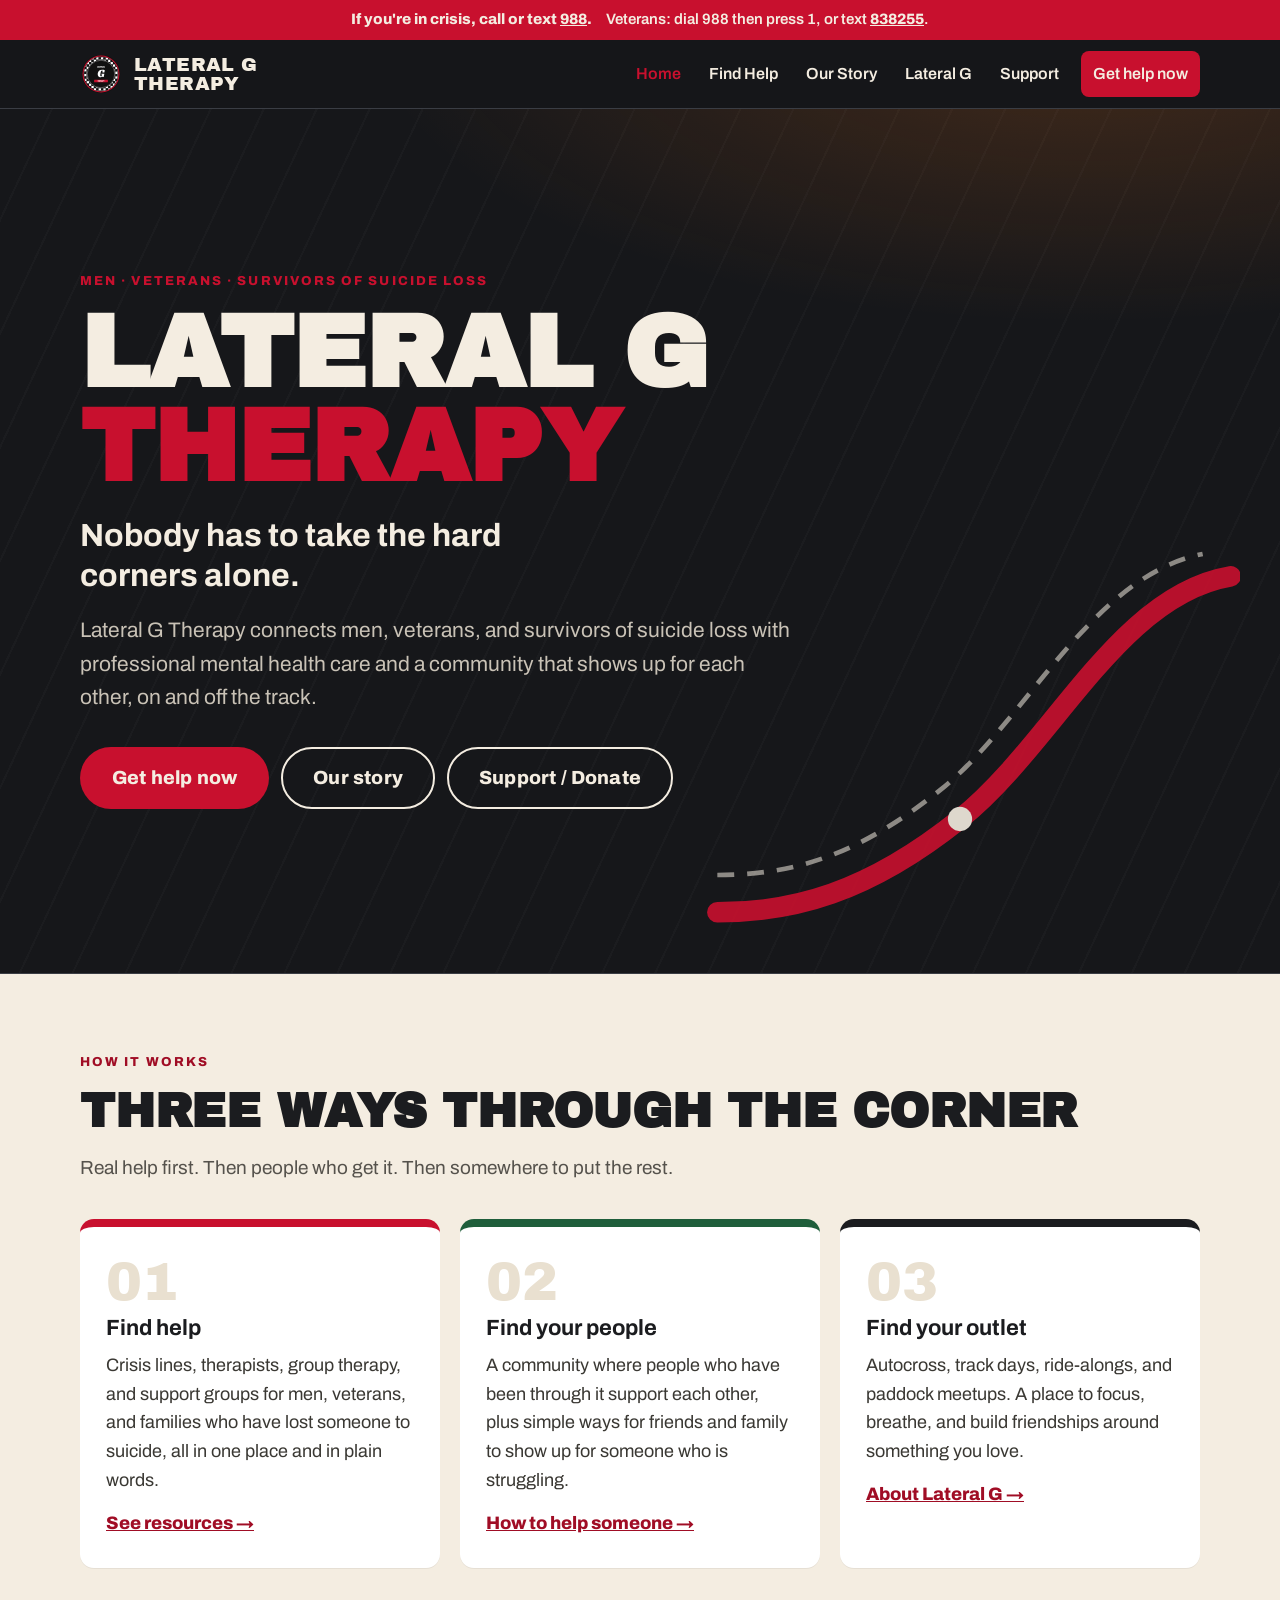
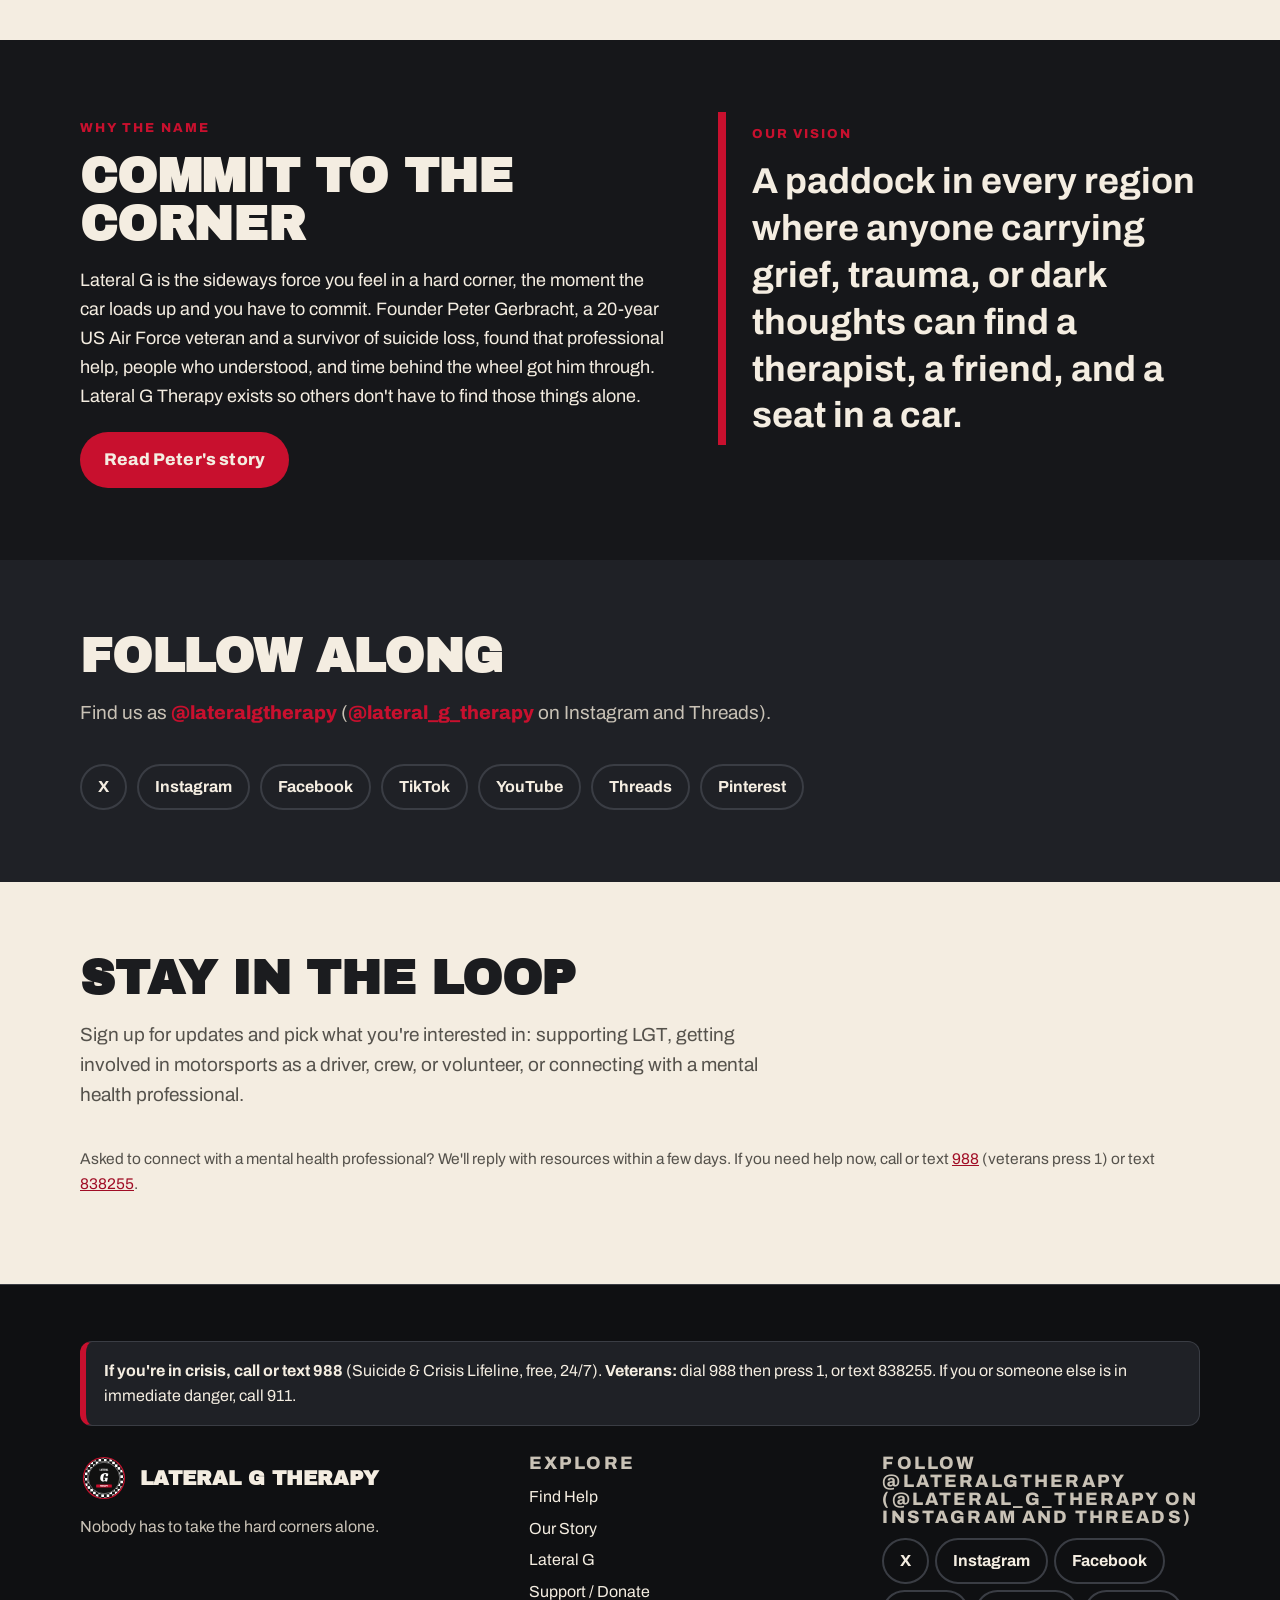
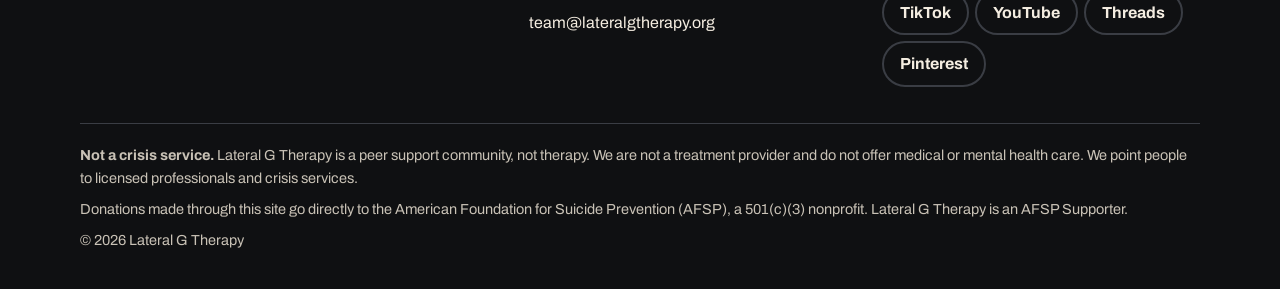
<file: index.html>
<!doctype html>
<!-- DRAFT for Peter's review. Not published. -->
<html lang="en">
<head>
  <meta charset="utf-8">
  <meta name="viewport" content="width=device-width, initial-scale=1">
  <title>Lateral G Therapy | Nobody has to take the hard corners alone</title>
  <meta name="description" content="Lateral G Therapy connects men, veterans, and survivors of suicide loss with professional mental health care and a community that shows up for each other, on and off the track.">
  <meta name="theme-color" content="#16171a">
  <link rel="icon" href="favicon.ico" sizes="any">
  <link rel="icon" href="favicon.svg" type="image/svg+xml">
  <link rel="apple-touch-icon" href="apple-touch-icon.png">
  <link rel="icon" type="image/png" sizes="192x192" href="icon-192.png">
  <link rel="preconnect" href="https://fonts.googleapis.com">
  <link rel="preconnect" href="https://fonts.gstatic.com" crossorigin>
  <link href="https://fonts.googleapis.com/css2?family=Archivo:wght@400;600;700;800&family=Archivo+Black&display=swap" rel="stylesheet">
  <link rel="stylesheet" href="styles.css">
  <!-- MailerLite Universal -->
  <script>
    (function(w,d,e,u,f,l,n){w[f]=w[f]||function(){(w[f].q=w[f].q||[])
    .push(arguments);},l=d.createElement(e),l.async=1,l.src=u,
    n=d.getElementsByTagName(e)[0],n.parentNode.insertBefore(l,n);})
    (window,document,'script','https://assets.mailerlite.com/js/universal.js','ml');
    ml('account', '2812369');
  </script>
  <!-- End MailerLite Universal -->
  <noscript><style>.nav{display:block!important;position:static!important}.menu-btn{display:none!important}</style></noscript>
</head>
<body>
  <a class="skip" href="#main">Skip to content</a>
  <div class="crisis" role="region" aria-label="Crisis support">
    <div class="wrap">
      <span><strong>If you're in crisis, call or text <a href="tel:988">988</a>.</strong></span>
      <span>Veterans: dial 988 then press 1, or text <a href="sms:838255">838255</a>.</span>
    </div>
  </div>
  <header class="site-header">
    <div class="wrap">
      <a class="brand" href="index.html" aria-label="Lateral G Therapy home">
        <img src="logo.svg" alt="" width="42" height="42">
        <span>Lateral G<br>Therapy</span>
      </a>
      <button class="menu-btn" type="button" aria-expanded="false" aria-controls="site-nav">Menu</button>
      <nav class="nav" id="site-nav" aria-label="Main">
        <ul>
          <li><a href="index.html" aria-current="page">Home</a></li>
          <li><a href="find-help.html">Find Help</a></li>
          <li><a href="our-story.html">Our Story</a></li>
          <li><a href="lateral-g.html">Lateral G</a></li>
          <li><a href="support.html">Support</a></li>
          <li><a class="nav-cta" href="find-help.html#now">Get help now</a></li>
        </ul>
      </nav>
    </div>
  </header>
  <main id="main">
    <section class="hero" aria-labelledby="hero-title">
      <div class="wrap">
        <svg class="hero-curve" viewBox="0 0 600 420" aria-hidden="true" focusable="false">
          <path d="M40 400 C 120 400, 200 380, 300 300 S 470 60, 590 40" fill="none" stroke="#C8102E" stroke-width="22" stroke-linecap="round"/>
          <path d="M40 360 C 120 360, 190 340, 280 268 S 440 40, 560 16" fill="none" stroke="#f4ede1" stroke-width="5" stroke-dasharray="18 14" opacity=".6"/>
          <circle cx="300" cy="300" r="13" fill="#f4ede1"/>
        </svg>
        <p class="kicker">Men &middot; Veterans &middot; Survivors of suicide loss</p>
        <h1 id="hero-title">Lateral G <span class="accent">Therapy</span></h1>
        <p class="tagline">Nobody has to take the hard corners alone.</p>
        <p class="lede">Lateral G Therapy connects men, veterans, and survivors of suicide loss with professional mental health care and a community that shows up for each other, on and off the track.</p>
        <div class="btns">
          <a class="btn btn-primary btn-lg" href="find-help.html#now">Get help now</a>
          <a class="btn btn-ghost btn-lg" href="our-story.html">Our story</a>
          <a class="btn btn-ghost btn-lg" href="support.html">Support / Donate</a>
        </div>
      </div>
    </section>

    <section class="section-cream" aria-labelledby="how-title">
      <div class="wrap">
        <p class="kicker" style="color:var(--orange-dark)">How it works</p>
        <h2 id="how-title">Three ways through the corner</h2>
        <p class="section-intro">Real help first. Then people who get it. Then somewhere to put the rest.</p>
        <div class="layers">
          <article class="layer">
            <span class="num" aria-hidden="true">01</span>
            <h3>Find help</h3>
            <p>Crisis lines, therapists, group therapy, and support groups for men, veterans, and families who have lost someone to suicide, all in one place and in plain words.</p>
            <a href="find-help.html">See resources &rarr;</a>
          </article>
          <article class="layer">
            <span class="num" aria-hidden="true">02</span>
            <h3>Find your people</h3>
            <p>A community where people who have been through it support each other, plus simple ways for friends and family to show up for someone who is struggling.</p>
            <a href="find-help.html#friends">How to help someone &rarr;</a>
          </article>
          <article class="layer">
            <span class="num" aria-hidden="true">03</span>
            <h3>Find your outlet</h3>
            <p>Autocross, track days, ride-alongs, and paddock meetups. A place to focus, breathe, and build friendships around something you love.</p>
            <a href="lateral-g.html">About Lateral G &rarr;</a>
          </article>
        </div>
      </div>
    </section>

    <section aria-labelledby="why-title">
      <div class="wrap two-col">
        <div>
          <p class="kicker">Why the name</p>
          <h2 id="why-title">Commit to the corner</h2>
          <p>Lateral G is the sideways force you feel in a hard corner, the moment the car loads up and you have to commit. Founder Peter Gerbracht, a 20-year US Air Force veteran and a survivor of suicide loss, found that professional help, people who understood, and time behind the wheel got him through. Lateral G Therapy exists so others don't have to find those things alone.</p>
          <div class="btns" style="margin-top:22px">
            <a class="btn btn-primary" href="our-story.html">Read Peter's story</a>
          </div>
        </div>
        <div class="mission-box">
          <p class="kicker">Our vision</p>
          <p class="mission">A paddock in every region where anyone carrying grief, trauma, or dark thoughts can find a therapist, a friend, and a seat in a car.</p>
        </div>
      </div>
    </section>

    <section class="section-alt" aria-labelledby="follow-title">
      <div class="wrap">
        <h2 id="follow-title">Follow along</h2>
        <p class="section-intro muted">Find us as <span class="handle">@lateralgtherapy</span> (<span class="handle">@lateral_g_therapy</span> on Instagram and Threads).</p>
        <ul class="social">
          <li><a href="https://x.com/lateralgtherapy" rel="noopener" aria-label="Lateral G Therapy on X">X</a></li>
          <li><a href="https://www.instagram.com/lateral_g_therapy/" rel="noopener" aria-label="Lateral G Therapy on Instagram">Instagram</a></li>
          <li><a href="https://www.facebook.com/lateralgtherapy" rel="noopener" aria-label="Lateral G Therapy on Facebook">Facebook</a></li>
          <li><a href="https://www.tiktok.com/@lateralgtherapy" rel="noopener" aria-label="Lateral G Therapy on TikTok">TikTok</a></li>
          <li><a href="https://www.youtube.com/@lateralgtherapy" rel="noopener" aria-label="Lateral G Therapy on YouTube">YouTube</a></li>
          <li><a href="https://www.threads.com/@lateral_g_therapy" rel="noopener" aria-label="Lateral G Therapy on Threads">Threads</a></li>
          <li><a href="https://www.pinterest.com/lateralgtherapy/" rel="noopener" aria-label="Lateral G Therapy on Pinterest">Pinterest</a></li>
        </ul>
      </div>
    </section>
    <section class="section-cream" id="signup" aria-labelledby="signup-title">
      <div class="wrap">
        <h2 id="signup-title">Stay in the loop</h2>
        <p class="section-intro">Sign up for updates and pick what you're interested in: supporting LGT, getting involved in motorsports as a driver, crew, or volunteer, or connecting with a mental health professional.</p>
        <div class="signup-embed">
          <div class="ml-embedded" data-form="37baFp"></div>
        </div>
        <p class="fine">Asked to connect with a mental health professional? We'll reply with resources within a few days. If you need help now, call or text <a href="tel:988">988</a> (veterans press 1) or text <a href="sms:838255">838255</a>.</p>
      </div>
    </section>
  </main>
  <footer class="site-footer">
    <div class="wrap">
      <div class="footer-crisis" role="note">
        <p><strong>If you're in crisis, call or text <a href="tel:988">988</a></strong> (Suicide &amp; Crisis Lifeline, free, 24/7). <strong>Veterans:</strong> dial 988 then press 1, or text <a href="sms:838255">838255</a>. If you or someone else is in immediate danger, call 911.</p>
      </div>
      <div class="footer-grid">
        <div>
          <div class="footer-brand"><img src="logo.svg" alt="" width="48" height="48"><strong>Lateral G Therapy</strong></div>
          <p class="muted" style="margin:0">Nobody has to take the hard corners alone.</p>
        </div>
        <div>
          <h2>Explore</h2>
          <ul>
            <li><a href="find-help.html">Find Help</a></li>
            <li><a href="our-story.html">Our Story</a></li>
            <li><a href="lateral-g.html">Lateral G</a></li>
            <li><a href="support.html">Support / Donate</a></li>
            <li><a href="mailto:team@lateralgtherapy.org">team@lateralgtherapy.org</a></li>
          </ul>
        </div>
        <div>
          <h2>Follow @lateralgtherapy (@lateral_g_therapy on Instagram and Threads)</h2>
        <ul class="social">
          <li><a href="https://x.com/lateralgtherapy" rel="noopener" aria-label="Lateral G Therapy on X">X</a></li>
          <li><a href="https://www.instagram.com/lateral_g_therapy/" rel="noopener" aria-label="Lateral G Therapy on Instagram">Instagram</a></li>
          <li><a href="https://www.facebook.com/lateralgtherapy" rel="noopener" aria-label="Lateral G Therapy on Facebook">Facebook</a></li>
          <li><a href="https://www.tiktok.com/@lateralgtherapy" rel="noopener" aria-label="Lateral G Therapy on TikTok">TikTok</a></li>
          <li><a href="https://www.youtube.com/@lateralgtherapy" rel="noopener" aria-label="Lateral G Therapy on YouTube">YouTube</a></li>
          <li><a href="https://www.threads.com/@lateral_g_therapy" rel="noopener" aria-label="Lateral G Therapy on Threads">Threads</a></li>
          <li><a href="https://www.pinterest.com/lateralgtherapy/" rel="noopener" aria-label="Lateral G Therapy on Pinterest">Pinterest</a></li>
        </ul>
        </div>
      </div>
      <div class="disclaimer">
        <p><strong>Not a crisis service.</strong> Lateral G Therapy is a peer support community, not therapy. We are not a treatment provider and do not offer medical or mental health care. We point people to licensed professionals and crisis services.</p>
        <p>Donations made through this site go directly to the American Foundation for Suicide Prevention (AFSP), a 501(c)(3) nonprofit. Lateral G Therapy is an AFSP Supporter.</p>
        <p>&copy; 2026 Lateral G Therapy</p>
      </div>
    </div>
  </footer>
  <script src="site.js"></script>
</body>
</html>
</file>
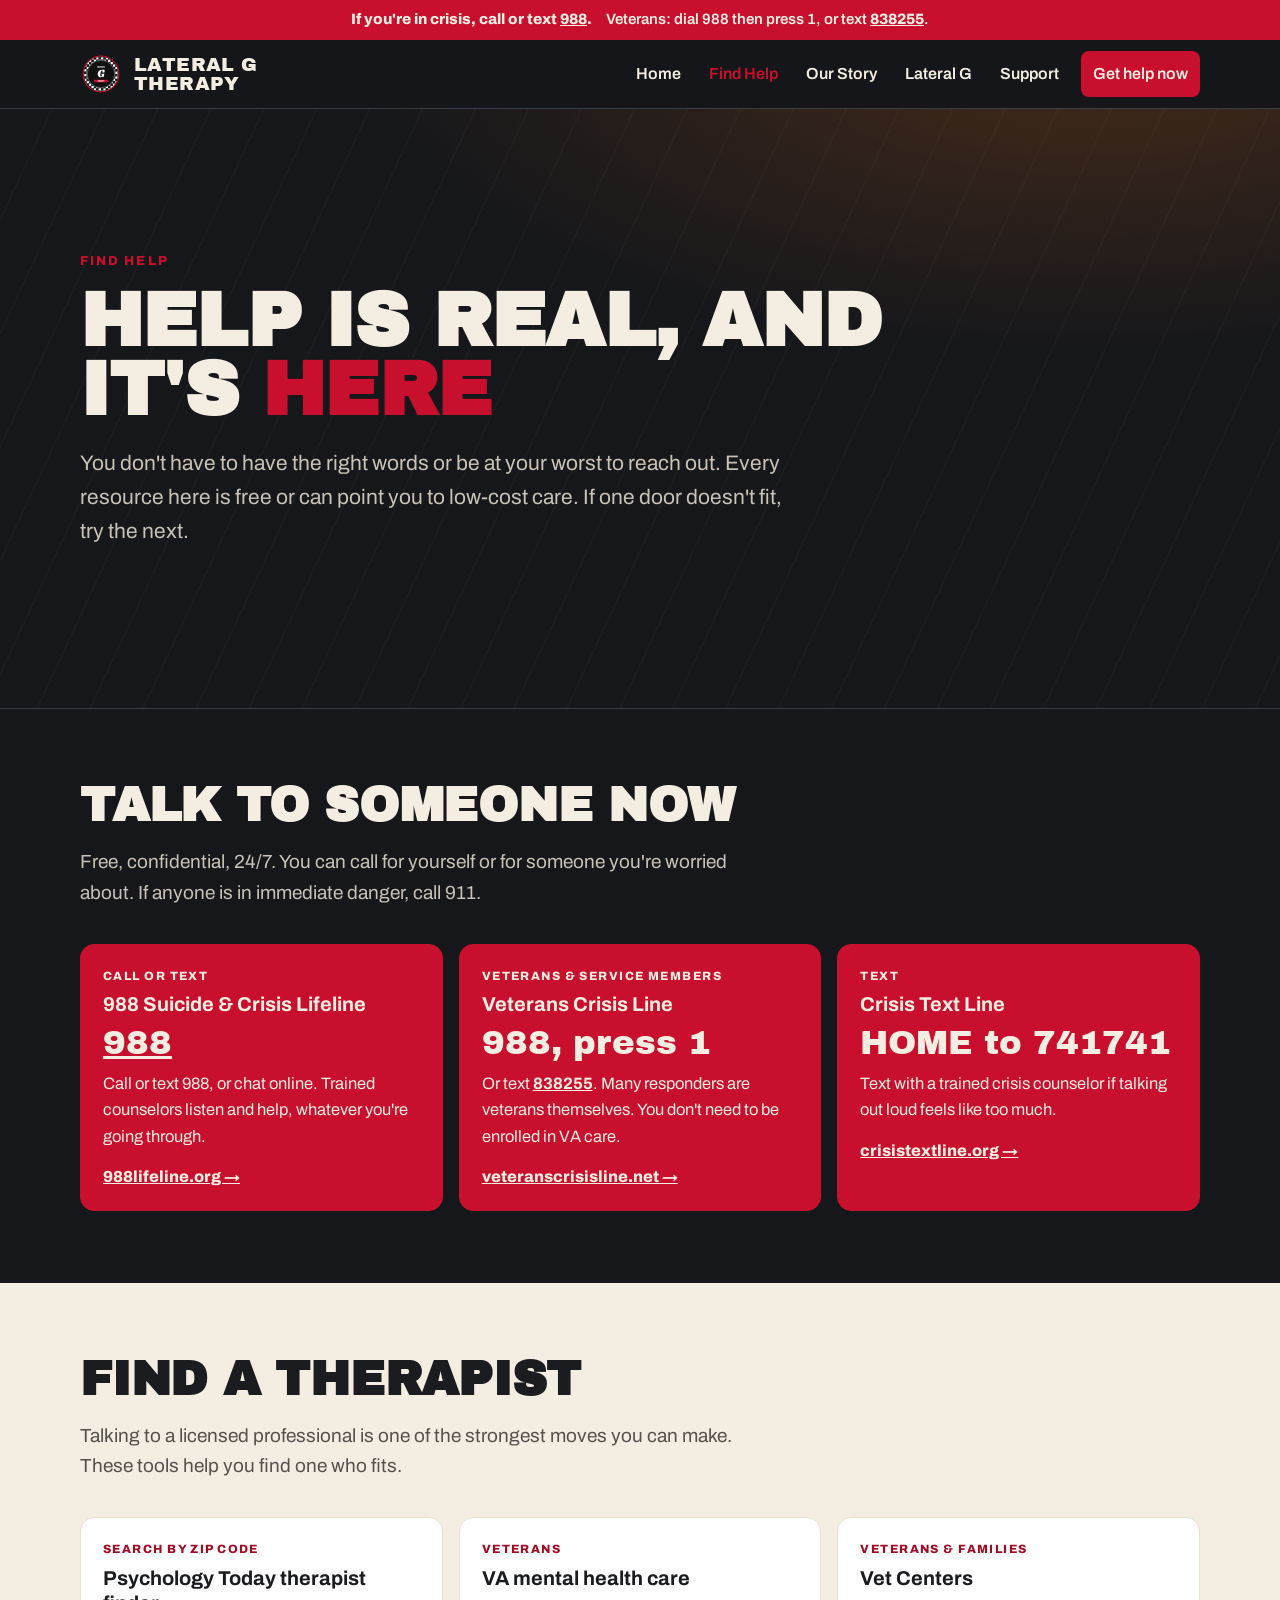
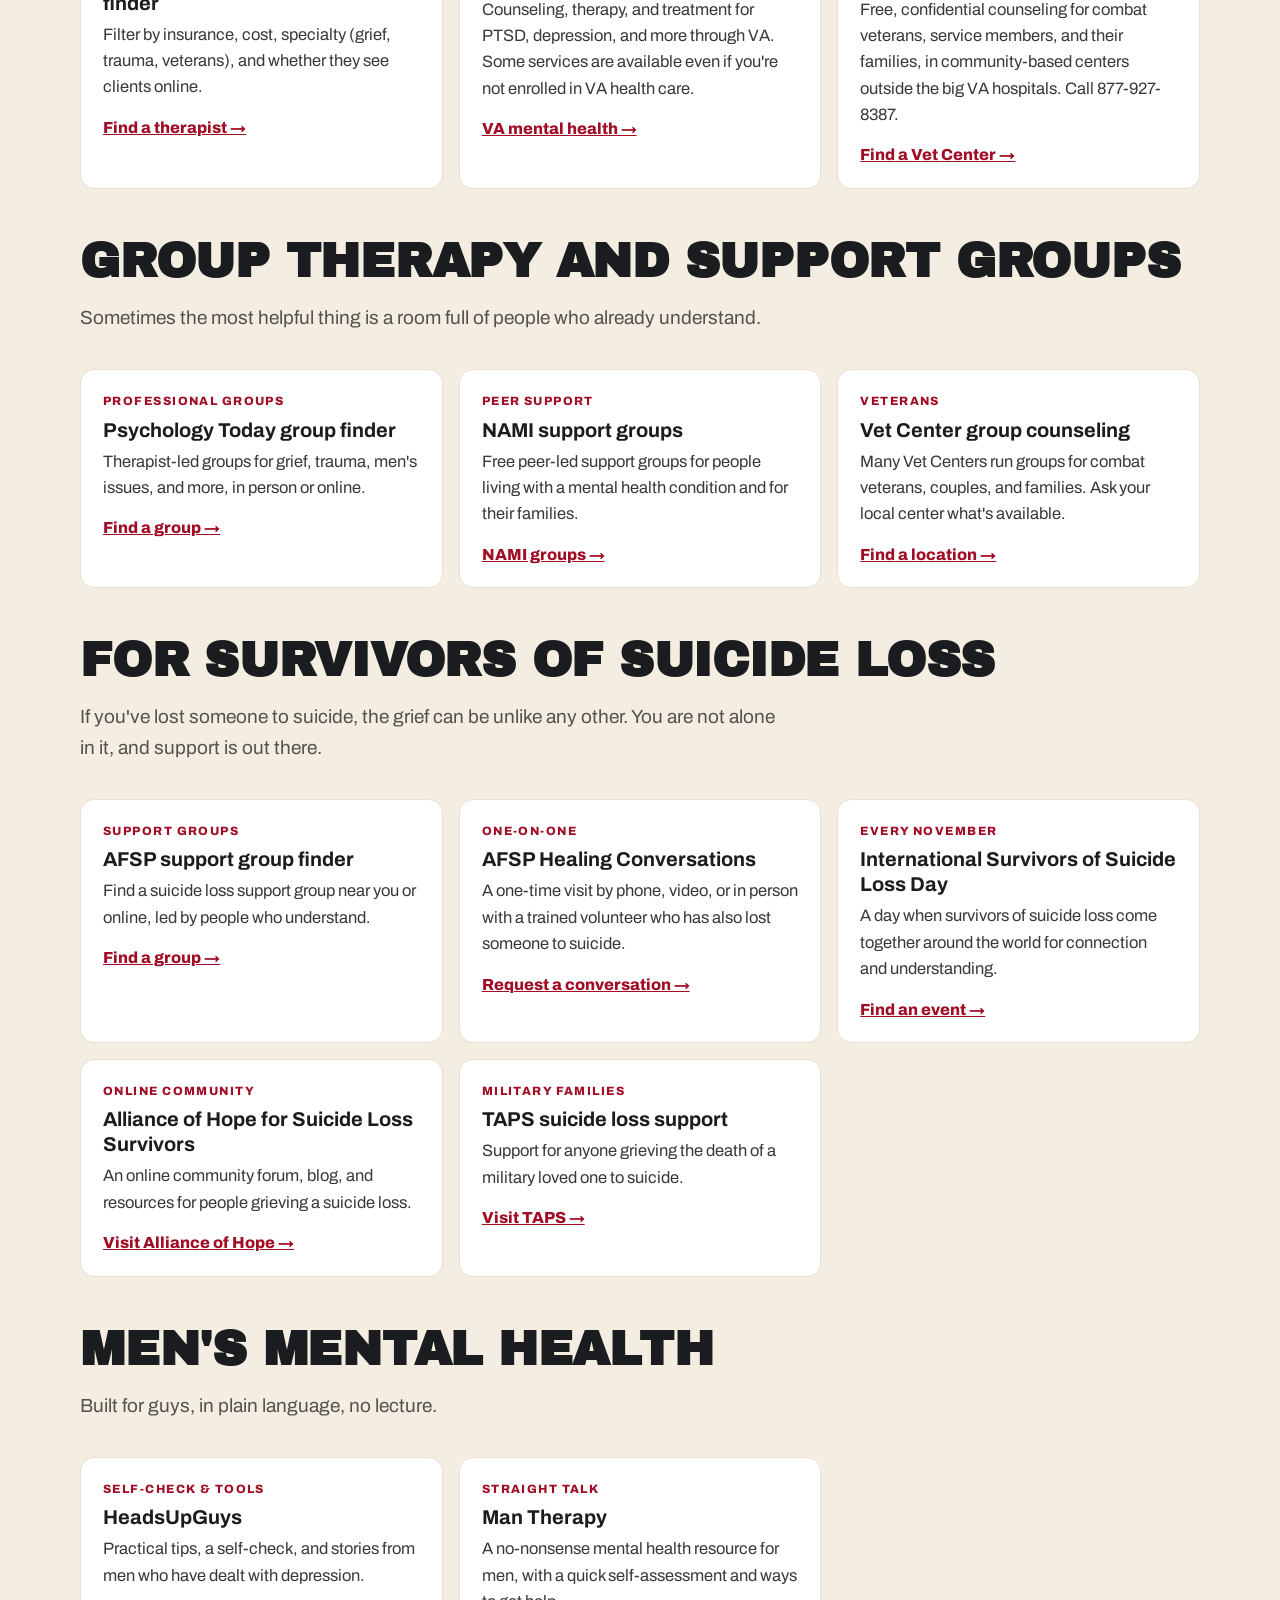
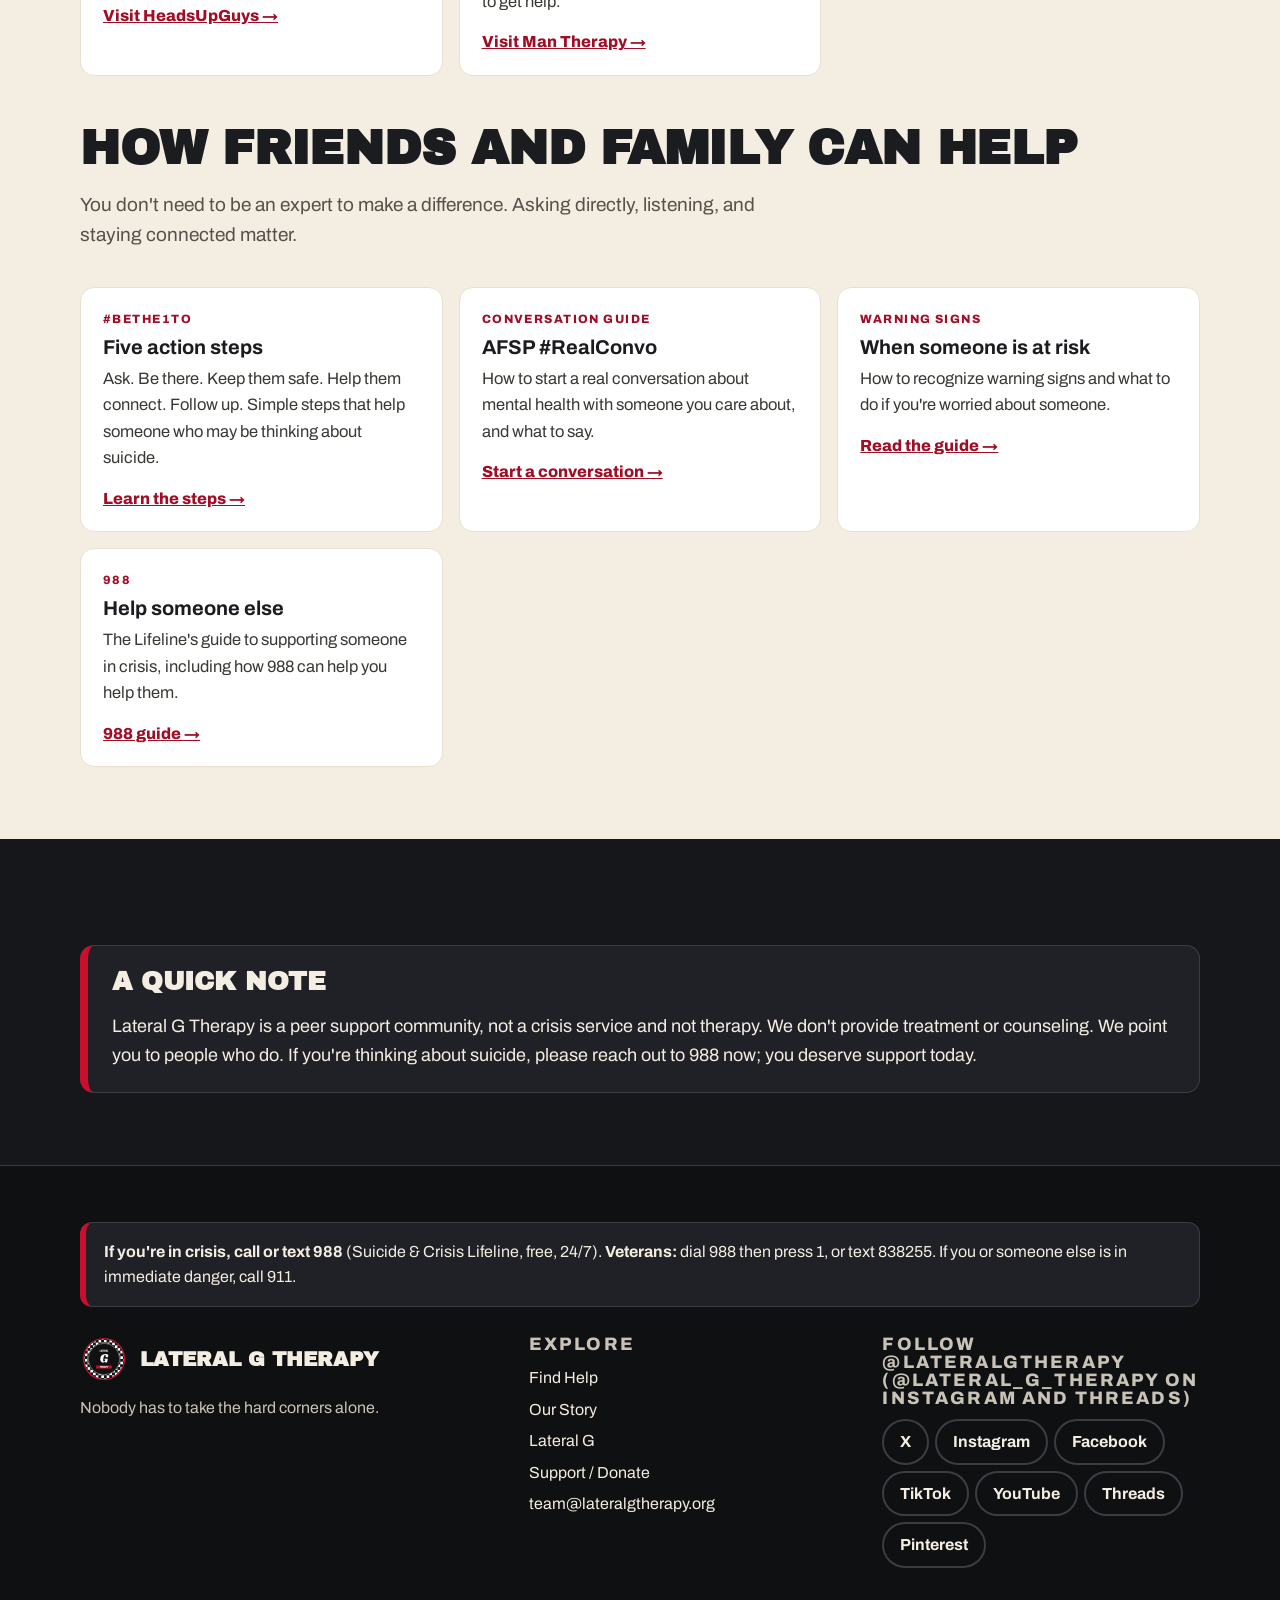
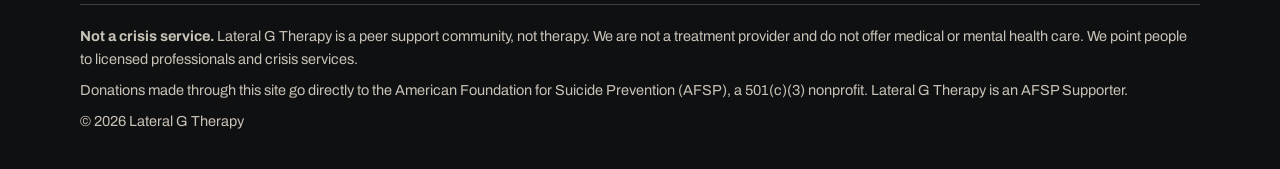
<file: find-help.html>
<!doctype html>
<!-- DRAFT for Peter's review. Not published. -->
<html lang="en">
<head>
  <meta charset="utf-8">
  <meta name="viewport" content="width=device-width, initial-scale=1">
  <title>Find Help | Lateral G Therapy</title>
  <meta name="description" content="Crisis lines, therapists, support groups, and resources for men, veterans, and survivors of suicide loss.">
  <meta name="theme-color" content="#16171a">
  <link rel="icon" href="favicon.ico" sizes="any">
  <link rel="icon" href="favicon.svg" type="image/svg+xml">
  <link rel="apple-touch-icon" href="apple-touch-icon.png">
  <link rel="icon" type="image/png" sizes="192x192" href="icon-192.png">
  <link rel="preconnect" href="https://fonts.googleapis.com">
  <link rel="preconnect" href="https://fonts.gstatic.com" crossorigin>
  <link href="https://fonts.googleapis.com/css2?family=Archivo:wght@400;600;700;800&family=Archivo+Black&display=swap" rel="stylesheet">
  <link rel="stylesheet" href="styles.css">
  <noscript><style>.nav{display:block!important;position:static!important}.menu-btn{display:none!important}</style></noscript>
</head>
<body>
  <a class="skip" href="#main">Skip to content</a>
  <div class="crisis" role="region" aria-label="Crisis support">
    <div class="wrap">
      <span><strong>If you're in crisis, call or text <a href="tel:988">988</a>.</strong></span>
      <span>Veterans: dial 988 then press 1, or text <a href="sms:838255">838255</a>.</span>
    </div>
  </div>
  <header class="site-header">
    <div class="wrap">
      <a class="brand" href="index.html" aria-label="Lateral G Therapy home">
        <img src="logo.svg" alt="" width="42" height="42">
        <span>Lateral G<br>Therapy</span>
      </a>
      <button class="menu-btn" type="button" aria-expanded="false" aria-controls="site-nav">Menu</button>
      <nav class="nav" id="site-nav" aria-label="Main">
        <ul>
          <li><a href="index.html">Home</a></li>
          <li><a href="find-help.html" aria-current="page">Find Help</a></li>
          <li><a href="our-story.html">Our Story</a></li>
          <li><a href="lateral-g.html">Lateral G</a></li>
          <li><a href="support.html">Support</a></li>
          <li><a class="nav-cta" href="find-help.html#now">Get help now</a></li>
        </ul>
      </nav>
    </div>
  </header>
  <main id="main">
    <section class="hero page-hero" aria-labelledby="help-title">
      <div class="wrap">
        <p class="kicker">Find help</p>
        <h1 id="help-title">Help is real, and it's <span class="accent">here</span></h1>
        <p class="lede">You don't have to have the right words or be at your worst to reach out. Every resource here is free or can point you to low-cost care. If one door doesn't fit, try the next.</p>
      </div>
    </section>

    <section id="now" aria-labelledby="now-title">
      <div class="wrap">
        <h2 id="now-title">Talk to someone now</h2>
        <p class="section-intro muted">Free, confidential, 24/7. You can call for yourself or for someone you're worried about. If anyone is in immediate danger, call 911.</p>
        <div class="res-grid">
          <article class="card card-hot">
            <span class="tag">Call or text</span>
            <h3>988 Suicide &amp; Crisis Lifeline</h3>
            <p class="big"><a href="tel:988">988</a></p>
            <p>Call or text 988, or chat online. Trained counselors listen and help, whatever you're going through.</p>
            <a class="go" href="https://988lifeline.org/" rel="noopener">988lifeline.org &rarr;</a>
          </article>
          <article class="card card-hot">
            <span class="tag">Veterans &amp; service members</span>
            <h3>Veterans Crisis Line</h3>
            <p class="big">988, press 1</p>
            <p>Or text <a href="sms:838255"><strong>838255</strong></a>. Many responders are veterans themselves. You don't need to be enrolled in VA care.</p>
            <a class="go" href="https://www.veteranscrisisline.net/" rel="noopener">veteranscrisisline.net &rarr;</a>
          </article>
          <article class="card card-hot">
            <span class="tag">Text</span>
            <h3>Crisis Text Line</h3>
            <p class="big">HOME to 741741</p>
            <p>Text with a trained crisis counselor if talking out loud feels like too much.</p>
            <a class="go" href="https://www.crisistextline.org/" rel="noopener">crisistextline.org &rarr;</a>
          </article>
        </div>
      </div>
    </section>

    <section class="section-cream" aria-labelledby="therapy-title">
      <div class="wrap">
        <div class="res-group">
          <h2 id="therapy-title">Find a therapist</h2>
          <p class="section-intro">Talking to a licensed professional is one of the strongest moves you can make. These tools help you find one who fits.</p>
          <div class="res-grid">
          <article class="card">
            <span class="tag">Search by zip code</span>
            <h3>Psychology Today therapist finder</h3>
            <p>Filter by insurance, cost, specialty (grief, trauma, veterans), and whether they see clients online.</p>
            <a class="go" href="https://www.psychologytoday.com/us/therapists" rel="noopener">Find a therapist &rarr;</a>
          </article>
          <article class="card">
            <span class="tag">Veterans</span>
            <h3>VA mental health care</h3>
            <p>Counseling, therapy, and treatment for PTSD, depression, and more through VA. Some services are available even if you're not enrolled in VA health care.</p>
            <a class="go" href="https://www.va.gov/health-care/health-needs-conditions/mental-health/" rel="noopener">VA mental health &rarr;</a>
          </article>
          <article class="card">
            <span class="tag">Veterans &amp; families</span>
            <h3>Vet Centers</h3>
            <p>Free, confidential counseling for combat veterans, service members, and their families, in community-based centers outside the big VA hospitals. Call 877-927-8387.</p>
            <a class="go" href="https://www.vetcenter.va.gov/" rel="noopener">Find a Vet Center &rarr;</a>
          </article>
          </div>
        </div>

        <div class="res-group">
          <h2>Group therapy and support groups</h2>
          <p class="section-intro">Sometimes the most helpful thing is a room full of people who already understand.</p>
          <div class="res-grid">
          <article class="card">
            <span class="tag">Professional groups</span>
            <h3>Psychology Today group finder</h3>
            <p>Therapist-led groups for grief, trauma, men's issues, and more, in person or online.</p>
            <a class="go" href="https://www.psychologytoday.com/us/groups" rel="noopener">Find a group &rarr;</a>
          </article>
          <article class="card">
            <span class="tag">Peer support</span>
            <h3>NAMI support groups</h3>
            <p>Free peer-led support groups for people living with a mental health condition and for their families.</p>
            <a class="go" href="https://www.nami.org/support-groups/" rel="noopener">NAMI groups &rarr;</a>
          </article>
          <article class="card">
            <span class="tag">Veterans</span>
            <h3>Vet Center group counseling</h3>
            <p>Many Vet Centers run groups for combat veterans, couples, and families. Ask your local center what's available.</p>
            <a class="go" href="https://www.va.gov/find-locations/?facilityType=vet_center" rel="noopener">Find a location &rarr;</a>
          </article>
          </div>
        </div>

        <div class="res-group" id="loss">
          <h2>For survivors of suicide loss</h2>
          <p class="section-intro">If you've lost someone to suicide, the grief can be unlike any other. You are not alone in it, and support is out there.</p>
          <div class="res-grid">
          <article class="card">
            <span class="tag">Support groups</span>
            <h3>AFSP support group finder</h3>
            <p>Find a suicide loss support group near you or online, led by people who understand.</p>
            <a class="go" href="https://afsp.org/find-a-support-group/" rel="noopener">Find a group &rarr;</a>
          </article>
          <article class="card">
            <span class="tag">One-on-one</span>
            <h3>AFSP Healing Conversations</h3>
            <p>A one-time visit by phone, video, or in person with a trained volunteer who has also lost someone to suicide.</p>
            <a class="go" href="https://afsp.org/healing-conversations/" rel="noopener">Request a conversation &rarr;</a>
          </article>
          <article class="card">
            <span class="tag">Every November</span>
            <h3>International Survivors of Suicide Loss Day</h3>
            <p>A day when survivors of suicide loss come together around the world for connection and understanding.</p>
            <a class="go" href="https://afsp.org/international-survivors-of-suicide-loss-day/" rel="noopener">Find an event &rarr;</a>
          </article>
          <article class="card">
            <span class="tag">Online community</span>
            <h3>Alliance of Hope for Suicide Loss Survivors</h3>
            <p>An online community forum, blog, and resources for people grieving a suicide loss.</p>
            <a class="go" href="https://allianceofhope.org/" rel="noopener">Visit Alliance of Hope &rarr;</a>
          </article>
          <article class="card">
            <span class="tag">Military families</span>
            <h3>TAPS suicide loss support</h3>
            <p>Support for anyone grieving the death of a military loved one to suicide.</p>
            <a class="go" href="https://www.taps.org/suicide" rel="noopener">Visit TAPS &rarr;</a>
          </article>
          </div>
        </div>

        <div class="res-group">
          <h2>Men's mental health</h2>
          <p class="section-intro">Built for guys, in plain language, no lecture.</p>
          <div class="res-grid">
          <article class="card">
            <span class="tag">Self-check &amp; tools</span>
            <h3>HeadsUpGuys</h3>
            <p>Practical tips, a self-check, and stories from men who have dealt with depression.</p>
            <a class="go" href="https://www.headsupguys.org/" rel="noopener">Visit HeadsUpGuys &rarr;</a>
          </article>
          <article class="card">
            <span class="tag">Straight talk</span>
            <h3>Man Therapy</h3>
            <p>A no-nonsense mental health resource for men, with a quick self-assessment and ways to get help.</p>
            <a class="go" href="https://www.mantherapy.org/" rel="noopener">Visit Man Therapy &rarr;</a>
          </article>
          </div>
        </div>

        <div class="res-group" id="friends">
          <h2>How friends and family can help</h2>
          <p class="section-intro">You don't need to be an expert to make a difference. Asking directly, listening, and staying connected matter.</p>
          <div class="res-grid">
          <article class="card">
            <span class="tag">#BeThe1To</span>
            <h3>Five action steps</h3>
            <p>Ask. Be there. Keep them safe. Help them connect. Follow up. Simple steps that help someone who may be thinking about suicide.</p>
            <a class="go" href="https://bethe1to.com/" rel="noopener">Learn the steps &rarr;</a>
          </article>
          <article class="card">
            <span class="tag">Conversation guide</span>
            <h3>AFSP #RealConvo</h3>
            <p>How to start a real conversation about mental health with someone you care about, and what to say.</p>
            <a class="go" href="https://afsp.org/realconvo" rel="noopener">Start a conversation &rarr;</a>
          </article>
          <article class="card">
            <span class="tag">Warning signs</span>
            <h3>When someone is at risk</h3>
            <p>How to recognize warning signs and what to do if you're worried about someone.</p>
            <a class="go" href="https://afsp.org/when-someone-is-at-risk/" rel="noopener">Read the guide &rarr;</a>
          </article>
          <article class="card">
            <span class="tag">988</span>
            <h3>Help someone else</h3>
            <p>The Lifeline's guide to supporting someone in crisis, including how 988 can help you help them.</p>
            <a class="go" href="https://988lifeline.org/help-someone-else/" rel="noopener">988 guide &rarr;</a>
          </article>
          </div>
        </div>
      </div>
    </section>

    <section aria-labelledby="note-title">
      <div class="wrap">
        <div class="help-callout">
          <h2 id="note-title" style="font-size:26px">A quick note</h2>
          <p>Lateral G Therapy is a peer support community, not a crisis service and not therapy. We don't provide treatment or counseling. We point you to people who do. If you're thinking about suicide, please reach out to 988 now; you deserve support today.</p>
        </div>
      </div>
    </section>
  </main>
  <footer class="site-footer">
    <div class="wrap">
      <div class="footer-crisis" role="note">
        <p><strong>If you're in crisis, call or text <a href="tel:988">988</a></strong> (Suicide &amp; Crisis Lifeline, free, 24/7). <strong>Veterans:</strong> dial 988 then press 1, or text <a href="sms:838255">838255</a>. If you or someone else is in immediate danger, call 911.</p>
      </div>
      <div class="footer-grid">
        <div>
          <div class="footer-brand"><img src="logo.svg" alt="" width="48" height="48"><strong>Lateral G Therapy</strong></div>
          <p class="muted" style="margin:0">Nobody has to take the hard corners alone.</p>
        </div>
        <div>
          <h2>Explore</h2>
          <ul>
            <li><a href="find-help.html">Find Help</a></li>
            <li><a href="our-story.html">Our Story</a></li>
            <li><a href="lateral-g.html">Lateral G</a></li>
            <li><a href="support.html">Support / Donate</a></li>
            <li><a href="mailto:team@lateralgtherapy.org">team@lateralgtherapy.org</a></li>
          </ul>
        </div>
        <div>
          <h2>Follow @lateralgtherapy (@lateral_g_therapy on Instagram and Threads)</h2>
        <ul class="social">
          <li><a href="https://x.com/lateralgtherapy" rel="noopener" aria-label="Lateral G Therapy on X">X</a></li>
          <li><a href="https://www.instagram.com/lateral_g_therapy/" rel="noopener" aria-label="Lateral G Therapy on Instagram">Instagram</a></li>
          <li><a href="https://www.facebook.com/lateralgtherapy" rel="noopener" aria-label="Lateral G Therapy on Facebook">Facebook</a></li>
          <li><a href="https://www.tiktok.com/@lateralgtherapy" rel="noopener" aria-label="Lateral G Therapy on TikTok">TikTok</a></li>
          <li><a href="https://www.youtube.com/@lateralgtherapy" rel="noopener" aria-label="Lateral G Therapy on YouTube">YouTube</a></li>
          <li><a href="https://www.threads.com/@lateral_g_therapy" rel="noopener" aria-label="Lateral G Therapy on Threads">Threads</a></li>
          <li><a href="https://www.pinterest.com/lateralgtherapy/" rel="noopener" aria-label="Lateral G Therapy on Pinterest">Pinterest</a></li>
        </ul>
        </div>
      </div>
      <div class="disclaimer">
        <p><strong>Not a crisis service.</strong> Lateral G Therapy is a peer support community, not therapy. We are not a treatment provider and do not offer medical or mental health care. We point people to licensed professionals and crisis services.</p>
        <p>Donations made through this site go directly to the American Foundation for Suicide Prevention (AFSP), a 501(c)(3) nonprofit. Lateral G Therapy is an AFSP Supporter.</p>
        <p>&copy; 2026 Lateral G Therapy</p>
      </div>
    </div>
  </footer>
  <script src="site.js"></script>
</body>
</html>
</file>
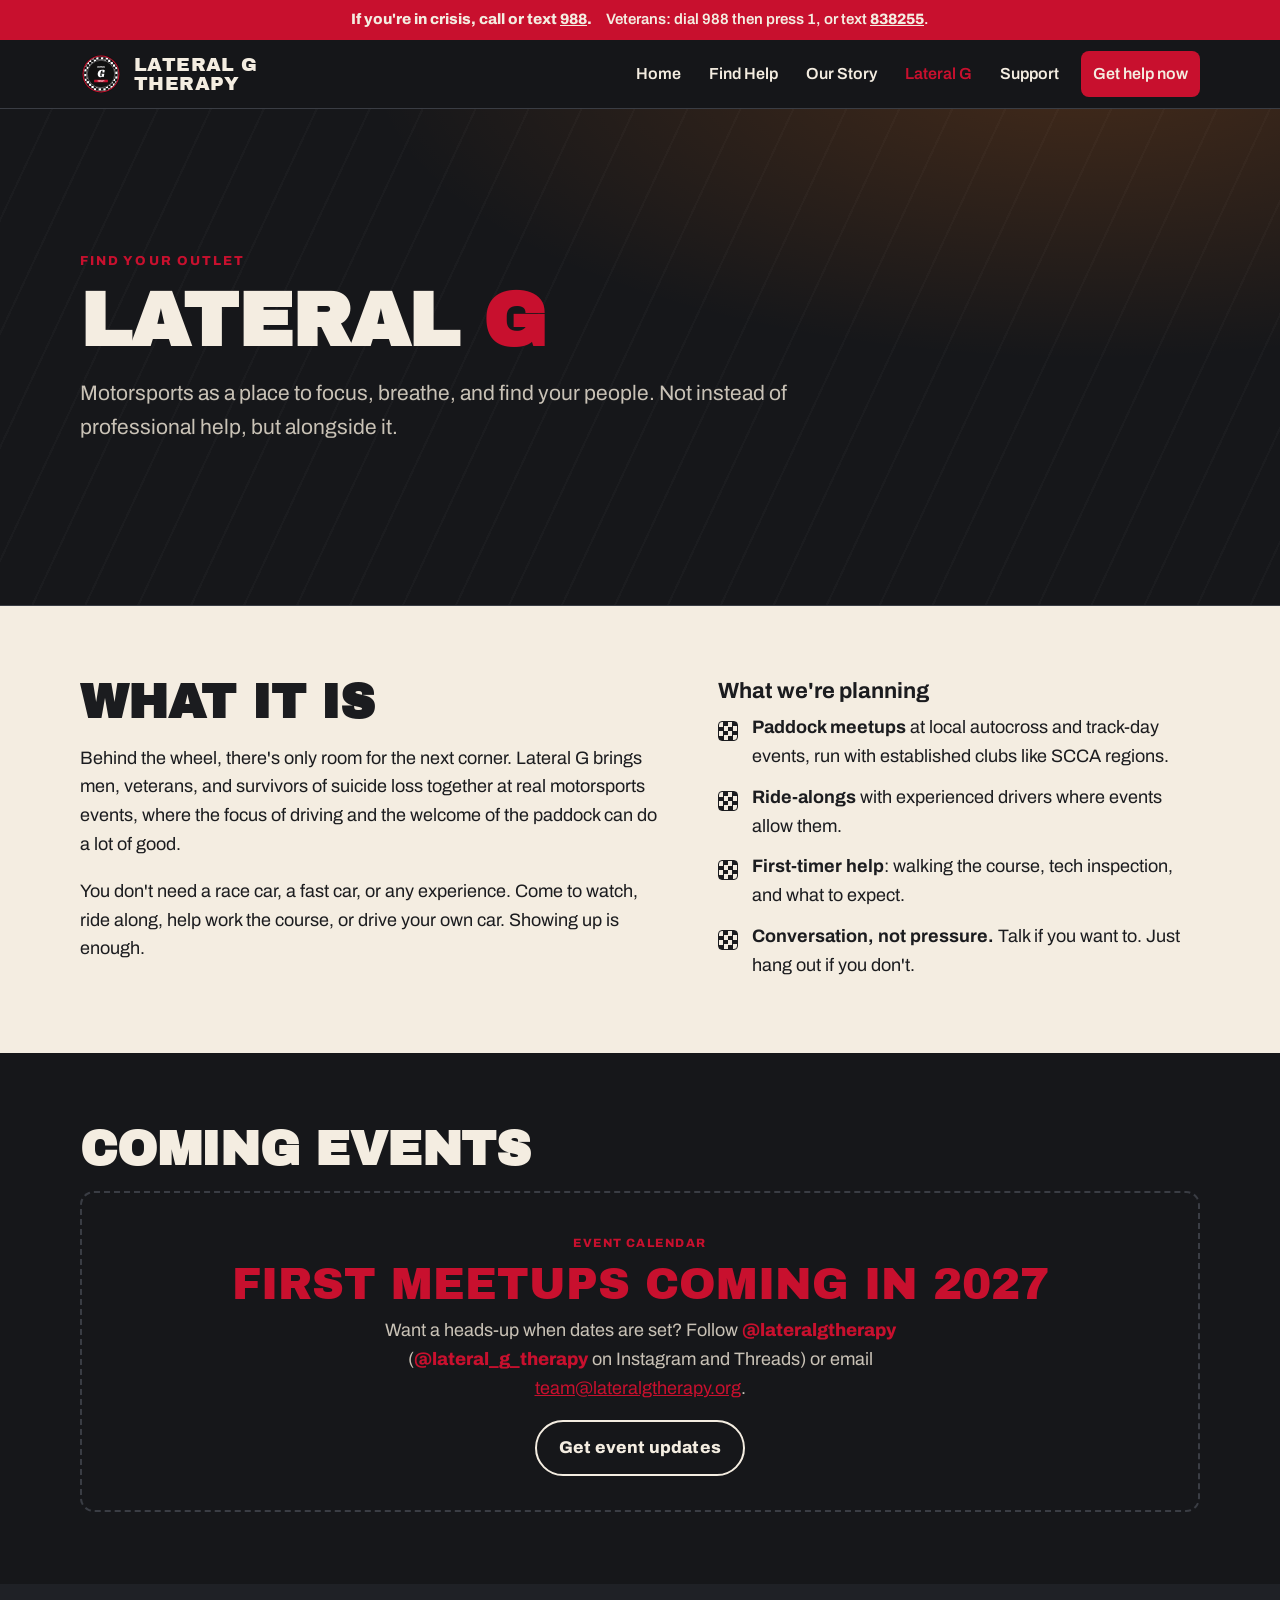
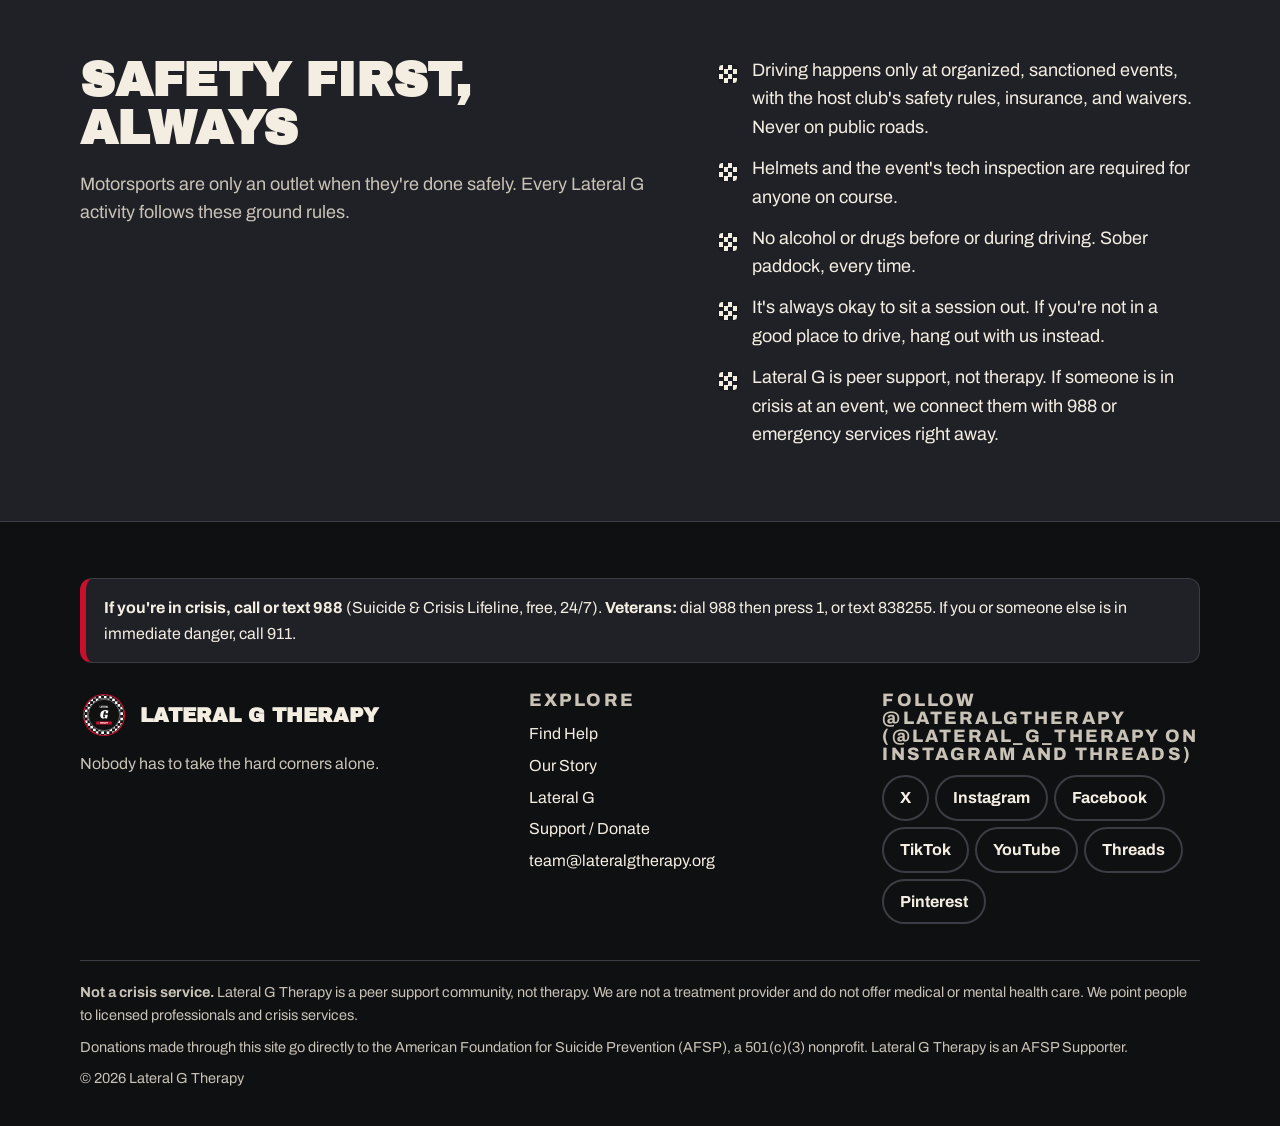
<file: lateral-g.html>
<!doctype html>
<!-- DRAFT for Peter's review. Not published. -->
<html lang="en">
<head>
  <meta charset="utf-8">
  <meta name="viewport" content="width=device-width, initial-scale=1">
  <title>Lateral G | Lateral G Therapy</title>
  <meta name="description" content="Motorsports meetups for men, veterans, and survivors of suicide loss. First meetups coming in 2027.">
  <meta name="theme-color" content="#16171a">
  <link rel="icon" href="favicon.ico" sizes="any">
  <link rel="icon" href="favicon.svg" type="image/svg+xml">
  <link rel="apple-touch-icon" href="apple-touch-icon.png">
  <link rel="icon" type="image/png" sizes="192x192" href="icon-192.png">
  <link rel="preconnect" href="https://fonts.googleapis.com">
  <link rel="preconnect" href="https://fonts.gstatic.com" crossorigin>
  <link href="https://fonts.googleapis.com/css2?family=Archivo:wght@400;600;700;800&family=Archivo+Black&display=swap" rel="stylesheet">
  <link rel="stylesheet" href="styles.css">
  <noscript><style>.nav{display:block!important;position:static!important}.menu-btn{display:none!important}</style></noscript>
</head>
<body>
  <a class="skip" href="#main">Skip to content</a>
  <div class="crisis" role="region" aria-label="Crisis support">
    <div class="wrap">
      <span><strong>If you're in crisis, call or text <a href="tel:988">988</a>.</strong></span>
      <span>Veterans: dial 988 then press 1, or text <a href="sms:838255">838255</a>.</span>
    </div>
  </div>
  <header class="site-header">
    <div class="wrap">
      <a class="brand" href="index.html" aria-label="Lateral G Therapy home">
        <img src="logo.svg" alt="" width="42" height="42">
        <span>Lateral G<br>Therapy</span>
      </a>
      <button class="menu-btn" type="button" aria-expanded="false" aria-controls="site-nav">Menu</button>
      <nav class="nav" id="site-nav" aria-label="Main">
        <ul>
          <li><a href="index.html">Home</a></li>
          <li><a href="find-help.html">Find Help</a></li>
          <li><a href="our-story.html">Our Story</a></li>
          <li><a href="lateral-g.html" aria-current="page">Lateral G</a></li>
          <li><a href="support.html">Support</a></li>
          <li><a class="nav-cta" href="find-help.html#now">Get help now</a></li>
        </ul>
      </nav>
    </div>
  </header>
  <main id="main">
    <section class="hero page-hero" aria-labelledby="lg-title">
      <div class="wrap">
        <p class="kicker">Find your outlet</p>
        <h1 id="lg-title">Lateral <span class="accent">G</span></h1>
        <p class="lede">Motorsports as a place to focus, breathe, and find your people. Not instead of professional help, but alongside it.</p>
      </div>
    </section>

    <section class="section-cream" aria-labelledby="what-title">
      <div class="wrap two-col">
        <div>
          <h2 id="what-title">What it is</h2>
          <p>Behind the wheel, there's only room for the next corner. Lateral G brings men, veterans, and survivors of suicide loss together at real motorsports events, where the focus of driving and the welcome of the paddock can do a lot of good.</p>
          <p>You don't need a race car, a fast car, or any experience. Come to watch, ride along, help work the course, or drive your own car. Showing up is enough.</p>
        </div>
        <div>
          <h3>What we're planning</h3>
          <ul class="checks">
            <li><strong>Paddock meetups</strong> at local autocross and track-day events, run with established clubs like SCCA regions.</li>
            <li><strong>Ride-alongs</strong> with experienced drivers where events allow them.</li>
            <li><strong>First-timer help</strong>: walking the course, tech inspection, and what to expect.</li>
            <li><strong>Conversation, not pressure.</strong> Talk if you want to. Just hang out if you don't.</li>
          </ul>
        </div>
      </div>
    </section>

    <section aria-labelledby="events-title">
      <div class="wrap">
        <h2 id="events-title">Coming events</h2>
        <!-- TODO: replace with real events once the first meetups are scheduled. -->
        <div class="event-board">
          <span class="tag">Event calendar</span>
          <p class="big">First meetups coming in 2027</p>
          <p class="muted" style="margin:0 auto 18px;max-width:52ch">Want a heads-up when dates are set? Follow <span class="handle">@lateralgtherapy</span> (<span class="handle">@lateral_g_therapy</span> on Instagram and Threads) or email <a href="mailto:team@lateralgtherapy.org">team@lateralgtherapy.org</a>.</p>
          <a class="btn btn-ghost" href="mailto:team@lateralgtherapy.org?subject=Lateral%20G%20meetups">Get event updates</a>
        </div>
      </div>
    </section>

    <section class="section-alt" aria-labelledby="safety-title">
      <div class="wrap two-col">
        <div>
          <h2 id="safety-title">Safety first, always</h2>
          <p class="muted">Motorsports are only an outlet when they're done safely. Every Lateral G activity follows these ground rules.</p>
        </div>
        <ul class="checks">
          <li>Driving happens only at organized, sanctioned events, with the host club's safety rules, insurance, and waivers. Never on public roads.</li>
          <li>Helmets and the event's tech inspection are required for anyone on course.</li>
          <li>No alcohol or drugs before or during driving. Sober paddock, every time.</li>
          <li>It's always okay to sit a session out. If you're not in a good place to drive, hang out with us instead.</li>
          <li>Lateral G is peer support, not therapy. If someone is in crisis at an event, we connect them with 988 or emergency services right away.</li>
        </ul>
      </div>
    </section>
  </main>
  <footer class="site-footer">
    <div class="wrap">
      <div class="footer-crisis" role="note">
        <p><strong>If you're in crisis, call or text <a href="tel:988">988</a></strong> (Suicide &amp; Crisis Lifeline, free, 24/7). <strong>Veterans:</strong> dial 988 then press 1, or text <a href="sms:838255">838255</a>. If you or someone else is in immediate danger, call 911.</p>
      </div>
      <div class="footer-grid">
        <div>
          <div class="footer-brand"><img src="logo.svg" alt="" width="48" height="48"><strong>Lateral G Therapy</strong></div>
          <p class="muted" style="margin:0">Nobody has to take the hard corners alone.</p>
        </div>
        <div>
          <h2>Explore</h2>
          <ul>
            <li><a href="find-help.html">Find Help</a></li>
            <li><a href="our-story.html">Our Story</a></li>
            <li><a href="lateral-g.html">Lateral G</a></li>
            <li><a href="support.html">Support / Donate</a></li>
            <li><a href="mailto:team@lateralgtherapy.org">team@lateralgtherapy.org</a></li>
          </ul>
        </div>
        <div>
          <h2>Follow @lateralgtherapy (@lateral_g_therapy on Instagram and Threads)</h2>
        <ul class="social">
          <li><a href="https://x.com/lateralgtherapy" rel="noopener" aria-label="Lateral G Therapy on X">X</a></li>
          <li><a href="https://www.instagram.com/lateral_g_therapy/" rel="noopener" aria-label="Lateral G Therapy on Instagram">Instagram</a></li>
          <li><a href="https://www.facebook.com/lateralgtherapy" rel="noopener" aria-label="Lateral G Therapy on Facebook">Facebook</a></li>
          <li><a href="https://www.tiktok.com/@lateralgtherapy" rel="noopener" aria-label="Lateral G Therapy on TikTok">TikTok</a></li>
          <li><a href="https://www.youtube.com/@lateralgtherapy" rel="noopener" aria-label="Lateral G Therapy on YouTube">YouTube</a></li>
          <li><a href="https://www.threads.com/@lateral_g_therapy" rel="noopener" aria-label="Lateral G Therapy on Threads">Threads</a></li>
          <li><a href="https://www.pinterest.com/lateralgtherapy/" rel="noopener" aria-label="Lateral G Therapy on Pinterest">Pinterest</a></li>
        </ul>
        </div>
      </div>
      <div class="disclaimer">
        <p><strong>Not a crisis service.</strong> Lateral G Therapy is a peer support community, not therapy. We are not a treatment provider and do not offer medical or mental health care. We point people to licensed professionals and crisis services.</p>
        <p>Donations made through this site go directly to the American Foundation for Suicide Prevention (AFSP), a 501(c)(3) nonprofit. Lateral G Therapy is an AFSP Supporter.</p>
        <p>&copy; 2026 Lateral G Therapy</p>
      </div>
    </div>
  </footer>
  <script src="site.js"></script>
</body>
</html>
</file>
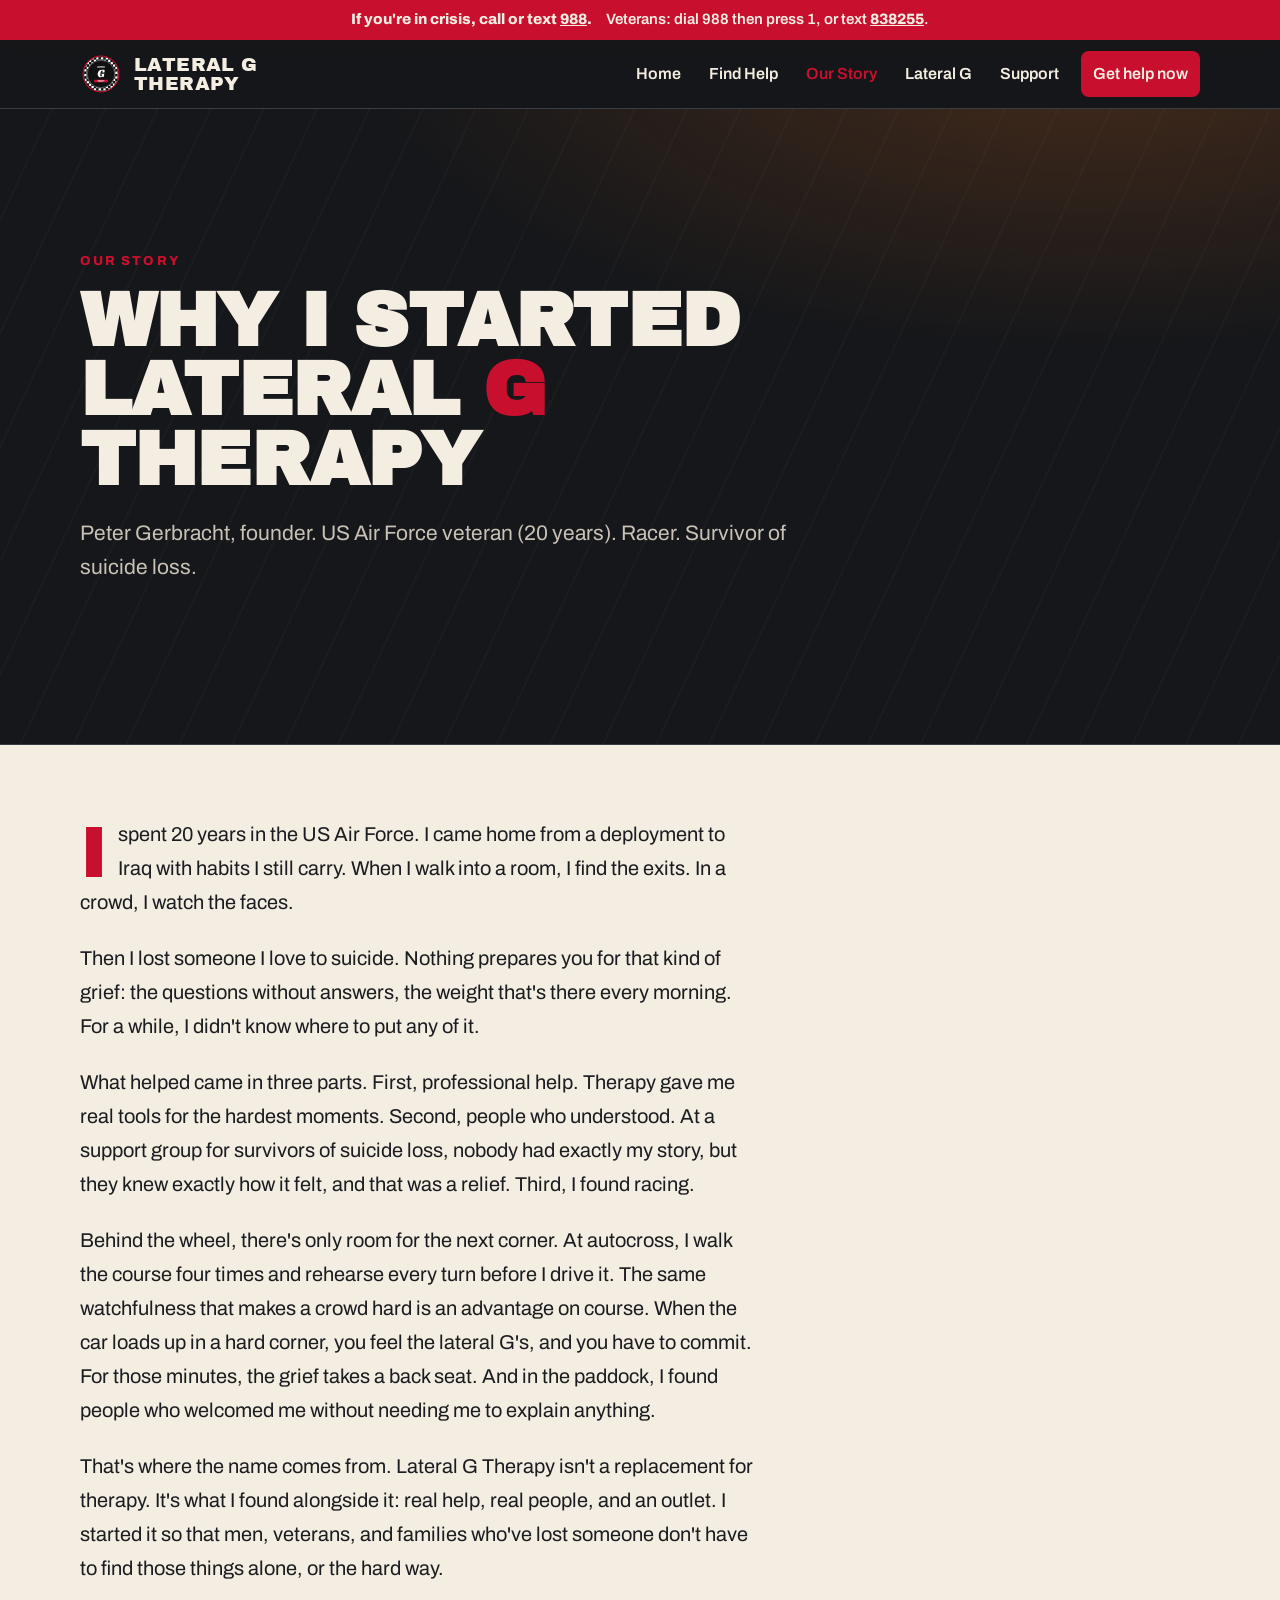
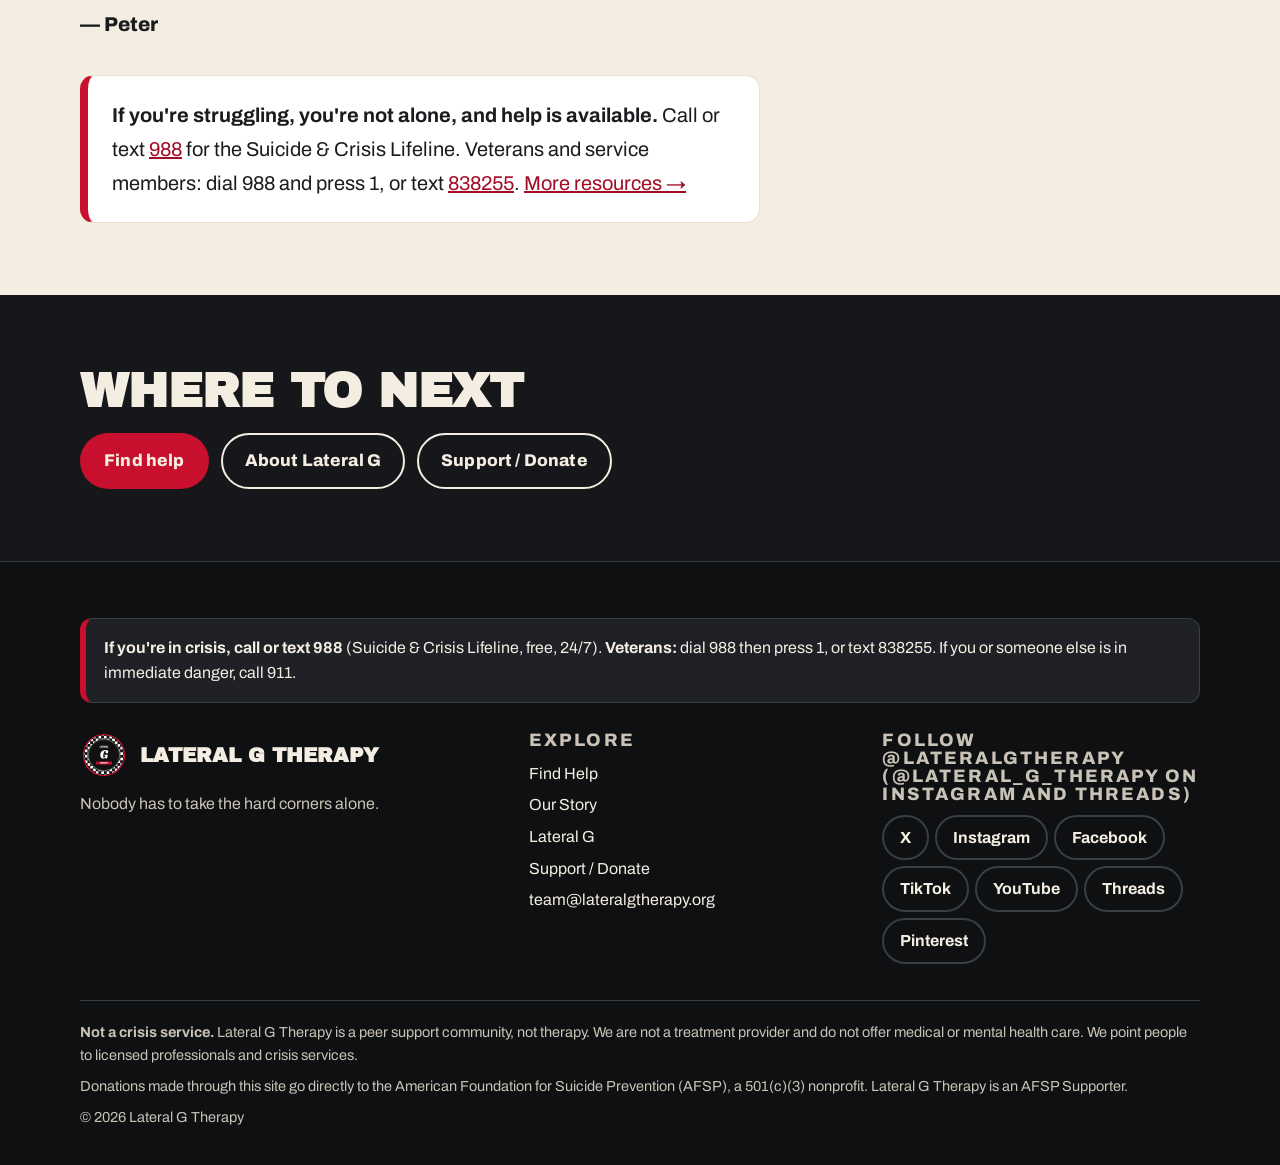
<file: our-story.html>
<!doctype html>
<html lang="en">
<head>
  <meta charset="utf-8">
  <meta name="viewport" content="width=device-width, initial-scale=1">
  <title>Our Story | Lateral G Therapy</title>
  <meta name="description" content="Why Peter Gerbracht, a US Air Force veteran and survivor of suicide loss, started Lateral G Therapy.">
  <meta name="theme-color" content="#16171a">
  <link rel="icon" href="favicon.ico" sizes="any">
  <link rel="icon" href="favicon.svg" type="image/svg+xml">
  <link rel="apple-touch-icon" href="apple-touch-icon.png">
  <link rel="icon" type="image/png" sizes="192x192" href="icon-192.png">
  <link rel="preconnect" href="https://fonts.googleapis.com">
  <link rel="preconnect" href="https://fonts.gstatic.com" crossorigin>
  <link href="https://fonts.googleapis.com/css2?family=Archivo:wght@400;600;700;800&family=Archivo+Black&display=swap" rel="stylesheet">
  <link rel="stylesheet" href="styles.css">
  <noscript><style>.nav{display:block!important;position:static!important}.menu-btn{display:none!important}</style></noscript>
</head>
<body>
  <a class="skip" href="#main">Skip to content</a>
  <div class="crisis" role="region" aria-label="Crisis support">
    <div class="wrap">
      <span><strong>If you're in crisis, call or text <a href="tel:988">988</a>.</strong></span>
      <span>Veterans: dial 988 then press 1, or text <a href="sms:838255">838255</a>.</span>
    </div>
  </div>
  <header class="site-header">
    <div class="wrap">
      <a class="brand" href="index.html" aria-label="Lateral G Therapy home">
        <img src="logo.svg" alt="" width="42" height="42">
        <span>Lateral G<br>Therapy</span>
      </a>
      <button class="menu-btn" type="button" aria-expanded="false" aria-controls="site-nav">Menu</button>
      <nav class="nav" id="site-nav" aria-label="Main">
        <ul>
          <li><a href="index.html">Home</a></li>
          <li><a href="find-help.html">Find Help</a></li>
          <li><a href="our-story.html" aria-current="page">Our Story</a></li>
          <li><a href="lateral-g.html">Lateral G</a></li>
          <li><a href="support.html">Support</a></li>
          <li><a class="nav-cta" href="find-help.html#now">Get help now</a></li>
        </ul>
      </nav>
    </div>
  </header>
  <main id="main">
    <section class="hero page-hero" aria-labelledby="story-title">
      <div class="wrap">
        <p class="kicker">Our story</p>
        <h1 id="story-title">Why I started Lateral <span class="accent">G</span> Therapy</h1>
        <p class="lede">Peter Gerbracht, founder. US Air Force veteran (20 years). Racer. Survivor of suicide loss.</p>
      </div>
    </section>

    <section class="section-cream" aria-label="Peter's story">
      <div class="wrap">
        <div class="story">
          <p>I spent 20 years in the US Air Force. I came home from a deployment to Iraq with habits I still carry. When I walk into a room, I find the exits. In a crowd, I watch the faces.</p>
          <p>Then I lost someone I love to suicide. Nothing prepares you for that kind of grief: the questions without answers, the weight that's there every morning. For a while, I didn't know where to put any of it.</p>
          <p>What helped came in three parts. First, professional help. Therapy gave me real tools for the hardest moments. Second, people who understood. At a support group for survivors of suicide loss, nobody had exactly my story, but they knew exactly how it felt, and that was a relief. Third, I found racing.</p>
          <p>Behind the wheel, there's only room for the next corner. At autocross, I walk the course four times and rehearse every turn before I drive it. The same watchfulness that makes a crowd hard is an advantage on course. When the car loads up in a hard corner, you feel the lateral G's, and you have to commit. For those minutes, the grief takes a back seat. And in the paddock, I found people who welcomed me without needing me to explain anything.</p>
          <p>That's where the name comes from. Lateral G Therapy isn't a replacement for therapy. It's what I found alongside it: real help, real people, and an outlet. I started it so that men, veterans, and families who've lost someone don't have to find those things alone, or the hard way.</p>
          <p class="sign">&mdash; Peter</p>
          <div class="help-callout">
            <p><strong>If you're struggling, you're not alone, and help is available.</strong> Call or text <a href="tel:988">988</a> for the Suicide &amp; Crisis Lifeline. Veterans and service members: dial 988 and press 1, or text <a href="sms:838255">838255</a>. <a href="find-help.html">More resources &rarr;</a></p>
          </div>
        </div>
      </div>
    </section>

    <section aria-labelledby="next-title">
      <div class="wrap">
        <h2 id="next-title">Where to next</h2>
        <div class="btns">
          <a class="btn btn-primary" href="find-help.html">Find help</a>
          <a class="btn btn-ghost" href="lateral-g.html">About Lateral G</a>
          <a class="btn btn-ghost" href="support.html">Support / Donate</a>
        </div>
      </div>
    </section>
  </main>
  <footer class="site-footer">
    <div class="wrap">
      <div class="footer-crisis" role="note">
        <p><strong>If you're in crisis, call or text <a href="tel:988">988</a></strong> (Suicide &amp; Crisis Lifeline, free, 24/7). <strong>Veterans:</strong> dial 988 then press 1, or text <a href="sms:838255">838255</a>. If you or someone else is in immediate danger, call 911.</p>
      </div>
      <div class="footer-grid">
        <div>
          <div class="footer-brand"><img src="logo.svg" alt="" width="48" height="48"><strong>Lateral G Therapy</strong></div>
          <p class="muted" style="margin:0">Nobody has to take the hard corners alone.</p>
        </div>
        <div>
          <h2>Explore</h2>
          <ul>
            <li><a href="find-help.html">Find Help</a></li>
            <li><a href="our-story.html">Our Story</a></li>
            <li><a href="lateral-g.html">Lateral G</a></li>
            <li><a href="support.html">Support / Donate</a></li>
            <li><a href="mailto:team@lateralgtherapy.org">team@lateralgtherapy.org</a></li>
          </ul>
        </div>
        <div>
          <h2>Follow @lateralgtherapy (@lateral_g_therapy on Instagram and Threads)</h2>
        <ul class="social">
          <li><a href="https://x.com/lateralgtherapy" rel="noopener" aria-label="Lateral G Therapy on X">X</a></li>
          <li><a href="https://www.instagram.com/lateral_g_therapy/" rel="noopener" aria-label="Lateral G Therapy on Instagram">Instagram</a></li>
          <li><a href="https://www.facebook.com/lateralgtherapy" rel="noopener" aria-label="Lateral G Therapy on Facebook">Facebook</a></li>
          <li><a href="https://www.tiktok.com/@lateralgtherapy" rel="noopener" aria-label="Lateral G Therapy on TikTok">TikTok</a></li>
          <li><a href="https://www.youtube.com/@lateralgtherapy" rel="noopener" aria-label="Lateral G Therapy on YouTube">YouTube</a></li>
          <li><a href="https://www.threads.com/@lateral_g_therapy" rel="noopener" aria-label="Lateral G Therapy on Threads">Threads</a></li>
          <li><a href="https://www.pinterest.com/lateralgtherapy/" rel="noopener" aria-label="Lateral G Therapy on Pinterest">Pinterest</a></li>
        </ul>
        </div>
      </div>
      <div class="disclaimer">
        <p><strong>Not a crisis service.</strong> Lateral G Therapy is a peer support community, not therapy. We are not a treatment provider and do not offer medical or mental health care. We point people to licensed professionals and crisis services.</p>
        <p>Donations made through this site go directly to the American Foundation for Suicide Prevention (AFSP), a 501(c)(3) nonprofit. Lateral G Therapy is an AFSP Supporter.</p>
        <p>&copy; 2026 Lateral G Therapy</p>
      </div>
    </div>
  </footer>
  <script src="site.js"></script>
</body>
</html>
</file>
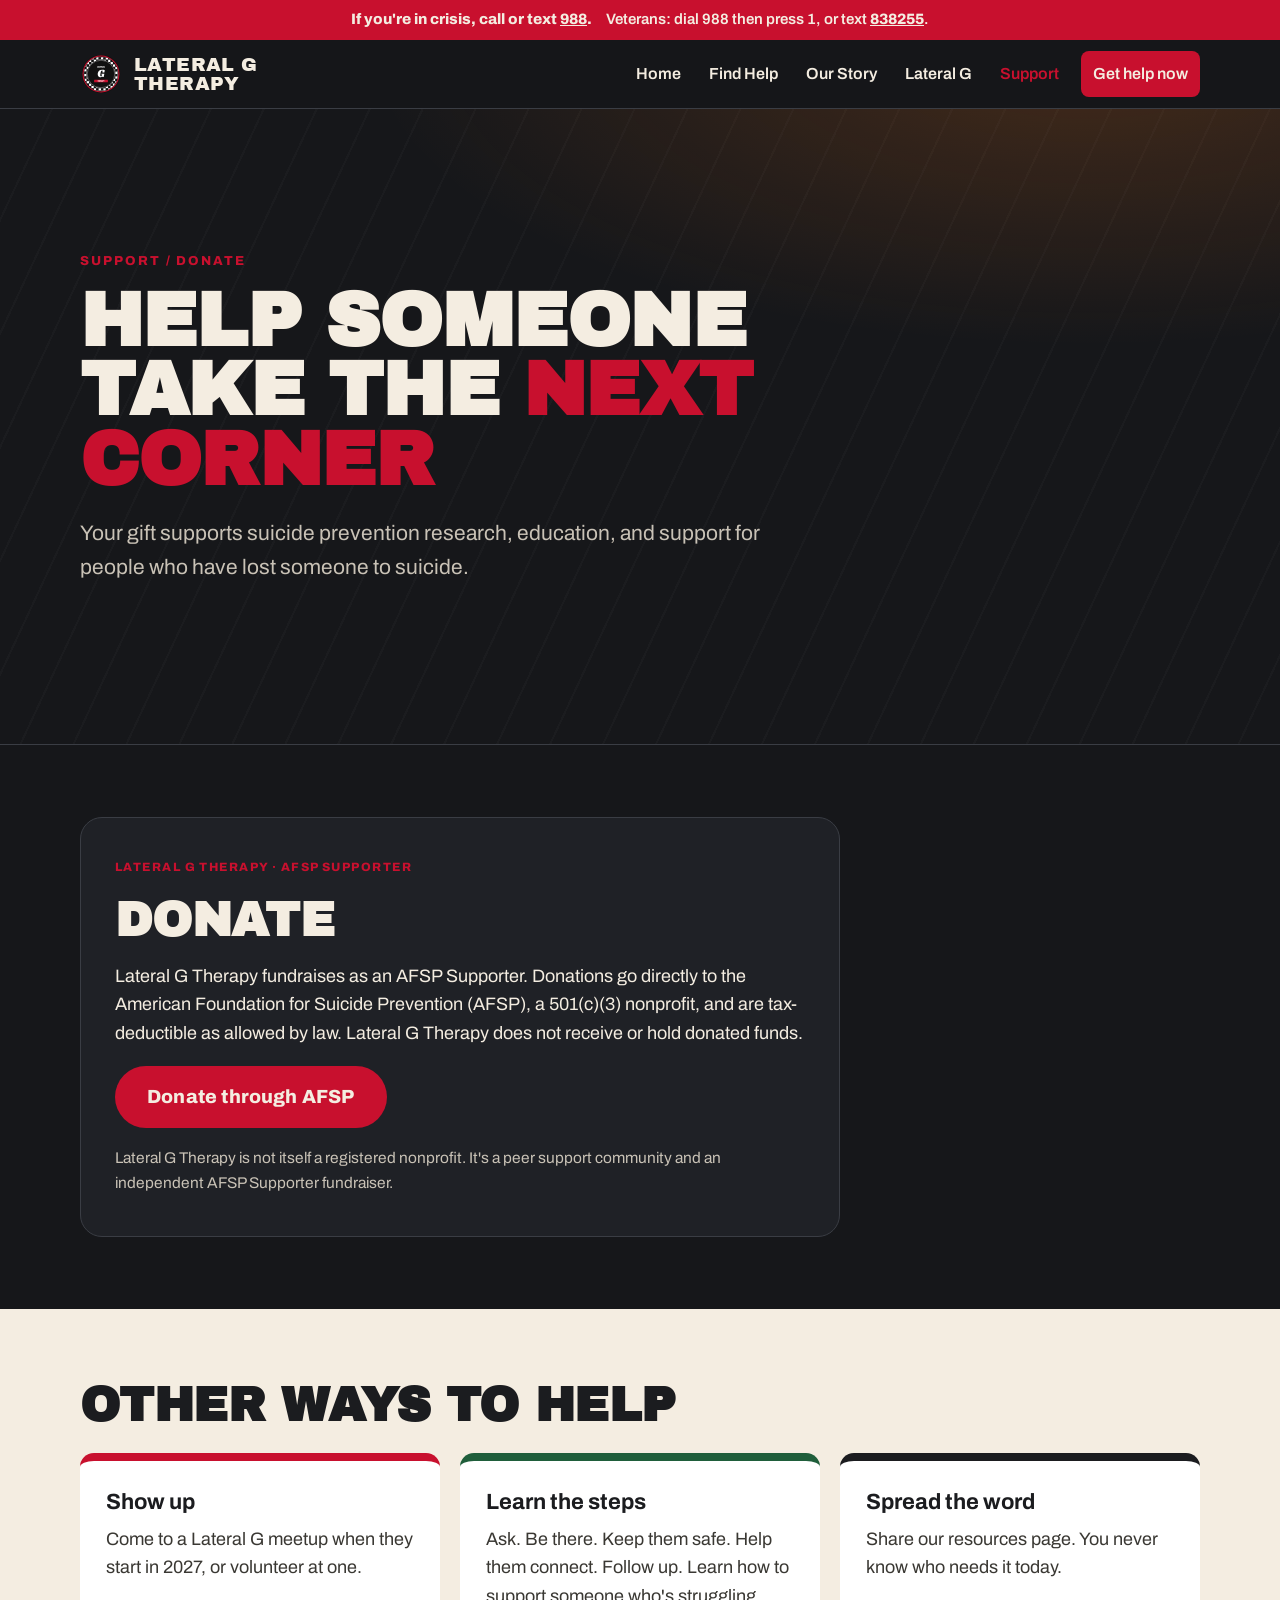
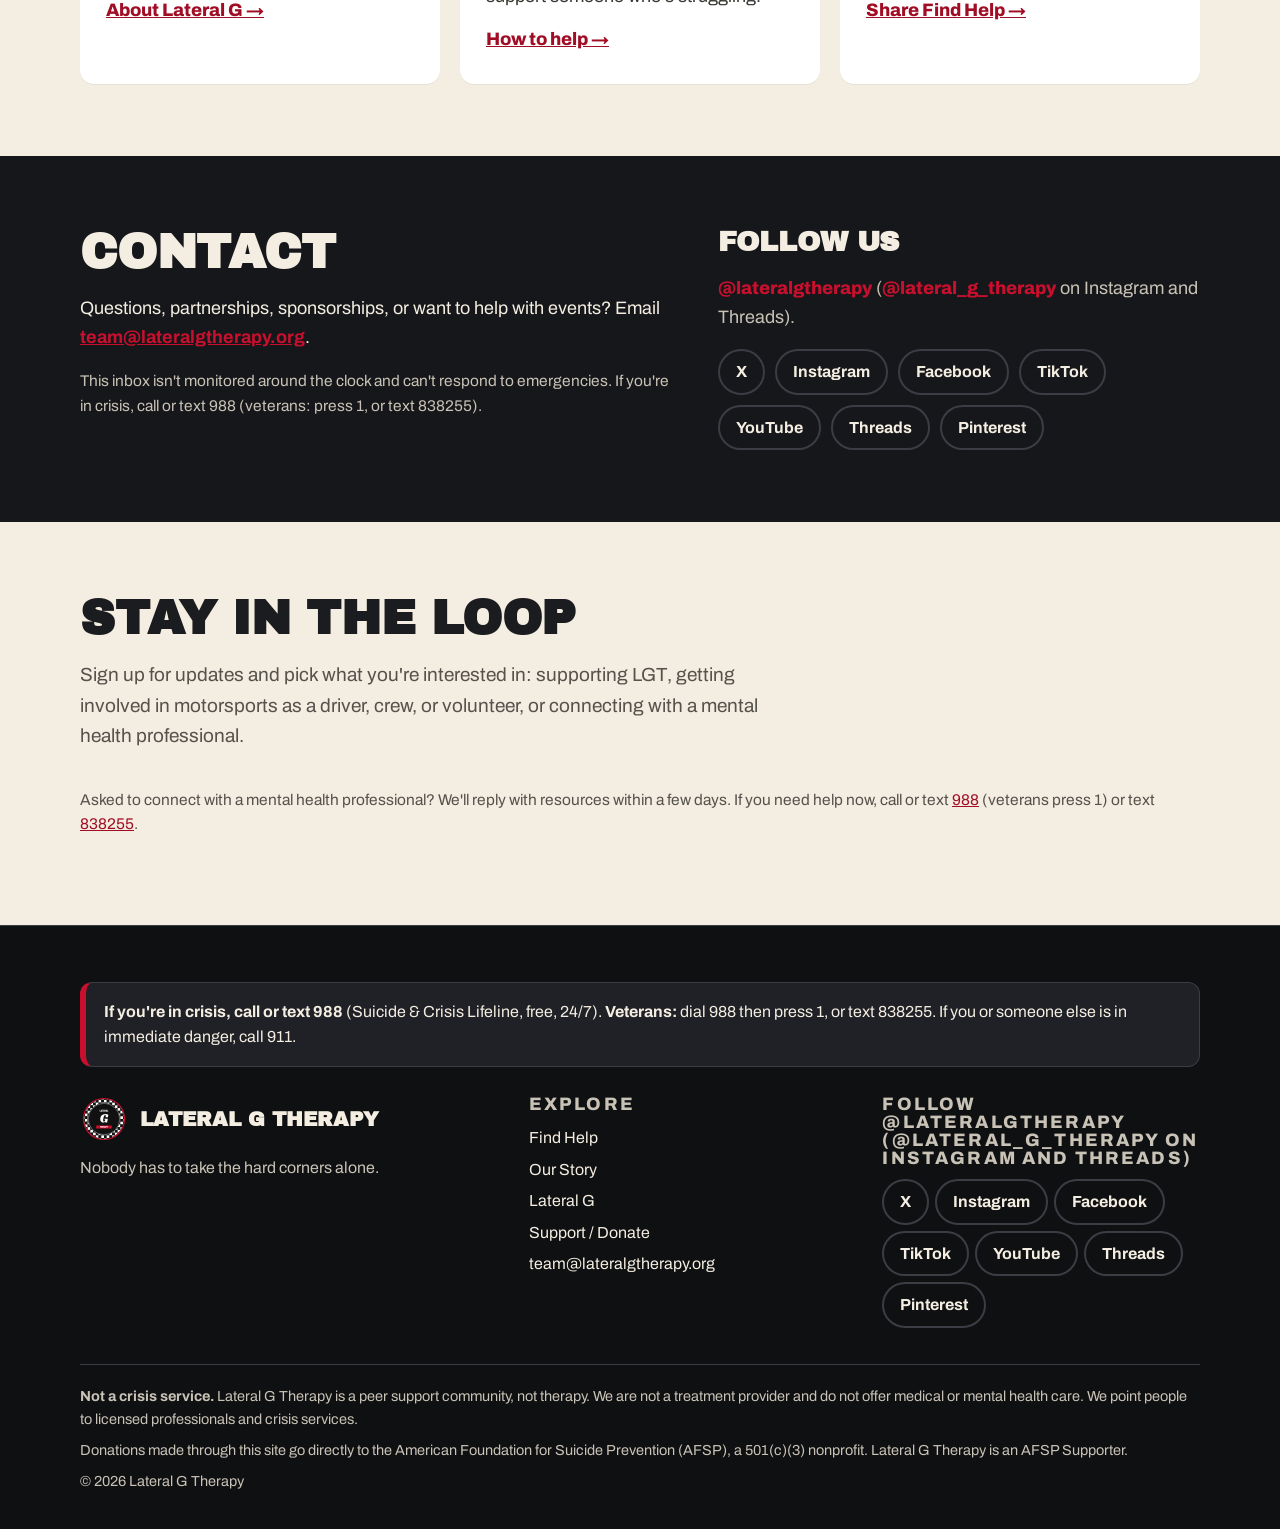
<file: support.html>
<!doctype html>
<!-- DRAFT for Peter's review. Not published. -->
<html lang="en">
<head>
  <meta charset="utf-8">
  <meta name="viewport" content="width=device-width, initial-scale=1">
  <title>Support / Donate | Lateral G Therapy</title>
  <meta name="description" content="Donate through AFSP as a Lateral G Therapy supporter, and other ways to help.">
  <meta name="theme-color" content="#16171a">
  <link rel="icon" href="favicon.ico" sizes="any">
  <link rel="icon" href="favicon.svg" type="image/svg+xml">
  <link rel="apple-touch-icon" href="apple-touch-icon.png">
  <link rel="icon" type="image/png" sizes="192x192" href="icon-192.png">
  <link rel="preconnect" href="https://fonts.googleapis.com">
  <link rel="preconnect" href="https://fonts.gstatic.com" crossorigin>
  <link href="https://fonts.googleapis.com/css2?family=Archivo:wght@400;600;700;800&family=Archivo+Black&display=swap" rel="stylesheet">
  <link rel="stylesheet" href="styles.css">
  <!-- MailerLite Universal -->
  <script>
    (function(w,d,e,u,f,l,n){w[f]=w[f]||function(){(w[f].q=w[f].q||[])
    .push(arguments);},l=d.createElement(e),l.async=1,l.src=u,
    n=d.getElementsByTagName(e)[0],n.parentNode.insertBefore(l,n);})
    (window,document,'script','https://assets.mailerlite.com/js/universal.js','ml');
    ml('account', '2812369');
  </script>
  <!-- End MailerLite Universal -->
  <noscript><style>.nav{display:block!important;position:static!important}.menu-btn{display:none!important}</style></noscript>
</head>
<body>
  <a class="skip" href="#main">Skip to content</a>
  <div class="crisis" role="region" aria-label="Crisis support">
    <div class="wrap">
      <span><strong>If you're in crisis, call or text <a href="tel:988">988</a>.</strong></span>
      <span>Veterans: dial 988 then press 1, or text <a href="sms:838255">838255</a>.</span>
    </div>
  </div>
  <header class="site-header">
    <div class="wrap">
      <a class="brand" href="index.html" aria-label="Lateral G Therapy home">
        <img src="logo.svg" alt="" width="42" height="42">
        <span>Lateral G<br>Therapy</span>
      </a>
      <button class="menu-btn" type="button" aria-expanded="false" aria-controls="site-nav">Menu</button>
      <nav class="nav" id="site-nav" aria-label="Main">
        <ul>
          <li><a href="index.html">Home</a></li>
          <li><a href="find-help.html">Find Help</a></li>
          <li><a href="our-story.html">Our Story</a></li>
          <li><a href="lateral-g.html">Lateral G</a></li>
          <li><a href="support.html" aria-current="page">Support</a></li>
          <li><a class="nav-cta" href="find-help.html#now">Get help now</a></li>
        </ul>
      </nav>
    </div>
  </header>
  <main id="main">
    <section class="hero page-hero" aria-labelledby="sup-title">
      <div class="wrap">
        <p class="kicker">Support / Donate</p>
        <h1 id="sup-title">Help someone take the <span class="accent">next corner</span></h1>
        <p class="lede">Your gift supports suicide prevention research, education, and support for people who have lost someone to suicide.</p>
      </div>
    </section>

    <section aria-labelledby="donate-title">
      <div class="wrap">
        <div class="donate-panel">
          <span class="tag">Lateral G Therapy &middot; AFSP Supporter</span>
          <h2 id="donate-title" style="margin:0">Donate</h2>
          <p style="margin:0">Lateral G Therapy fundraises as an AFSP Supporter. Donations go directly to the American Foundation for Suicide Prevention (AFSP), a 501(c)(3) nonprofit, and are tax-deductible as allowed by law. Lateral G Therapy does not receive or hold donated funds.</p>
          <div><a class="btn btn-primary btn-lg" href="https://supporting.afsp.org/campaigns/3707162" rel="noopener">Donate through AFSP</a></div>
          <p class="fine" style="margin:0">Lateral G Therapy is not itself a registered nonprofit. It's a peer support community and an independent AFSP Supporter fundraiser.</p>
        </div>
      </div>
    </section>

    <section class="section-cream" aria-labelledby="other-title">
      <div class="wrap">
        <h2 id="other-title">Other ways to help</h2>
        <div class="layers" style="margin-top:24px">
          <article class="layer">
            <h3>Show up</h3>
            <p>Come to a Lateral G meetup when they start in 2027, or volunteer at one.</p>
            <a href="lateral-g.html">About Lateral G &rarr;</a>
          </article>
          <article class="layer">
            <h3>Learn the steps</h3>
            <p>Ask. Be there. Keep them safe. Help them connect. Follow up. Learn how to support someone who's struggling.</p>
            <a href="find-help.html#friends">How to help &rarr;</a>
          </article>
          <article class="layer">
            <h3>Spread the word</h3>
            <p>Share our resources page. You never know who needs it today.</p>
            <a href="find-help.html">Share Find Help &rarr;</a>
          </article>
        </div>
      </div>
    </section>

    <section aria-labelledby="contact-title">
      <div class="wrap two-col">
        <div>
          <h2 id="contact-title">Contact</h2>
          <p>Questions, partnerships, sponsorships, or want to help with events? Email <a href="mailto:team@lateralgtherapy.org"><strong>team@lateralgtherapy.org</strong></a>.</p>
          <p class="fine">This inbox isn't monitored around the clock and can't respond to emergencies. If you're in crisis, call or text 988 (veterans: press 1, or text 838255).</p>
        </div>
        <div>
          <h2 style="font-size:28px">Follow us</h2>
          <p class="muted"><span class="handle">@lateralgtherapy</span> (<span class="handle">@lateral_g_therapy</span> on Instagram and Threads).</p>
        <ul class="social">
          <li><a href="https://x.com/lateralgtherapy" rel="noopener" aria-label="Lateral G Therapy on X">X</a></li>
          <li><a href="https://www.instagram.com/lateral_g_therapy/" rel="noopener" aria-label="Lateral G Therapy on Instagram">Instagram</a></li>
          <li><a href="https://www.facebook.com/lateralgtherapy" rel="noopener" aria-label="Lateral G Therapy on Facebook">Facebook</a></li>
          <li><a href="https://www.tiktok.com/@lateralgtherapy" rel="noopener" aria-label="Lateral G Therapy on TikTok">TikTok</a></li>
          <li><a href="https://www.youtube.com/@lateralgtherapy" rel="noopener" aria-label="Lateral G Therapy on YouTube">YouTube</a></li>
          <li><a href="https://www.threads.com/@lateral_g_therapy" rel="noopener" aria-label="Lateral G Therapy on Threads">Threads</a></li>
          <li><a href="https://www.pinterest.com/lateralgtherapy/" rel="noopener" aria-label="Lateral G Therapy on Pinterest">Pinterest</a></li>
        </ul>
        </div>
      </div>
    </section>
    <section class="section-cream" id="signup" aria-labelledby="signup-title">
      <div class="wrap">
        <h2 id="signup-title">Stay in the loop</h2>
        <p class="section-intro">Sign up for updates and pick what you're interested in: supporting LGT, getting involved in motorsports as a driver, crew, or volunteer, or connecting with a mental health professional.</p>
        <div class="signup-embed">
          <div class="ml-embedded" data-form="37baFp"></div>
        </div>
        <p class="fine">Asked to connect with a mental health professional? We'll reply with resources within a few days. If you need help now, call or text <a href="tel:988">988</a> (veterans press 1) or text <a href="sms:838255">838255</a>.</p>
      </div>
    </section>
  </main>
  <footer class="site-footer">
    <div class="wrap">
      <div class="footer-crisis" role="note">
        <p><strong>If you're in crisis, call or text <a href="tel:988">988</a></strong> (Suicide &amp; Crisis Lifeline, free, 24/7). <strong>Veterans:</strong> dial 988 then press 1, or text <a href="sms:838255">838255</a>. If you or someone else is in immediate danger, call 911.</p>
      </div>
      <div class="footer-grid">
        <div>
          <div class="footer-brand"><img src="logo.svg" alt="" width="48" height="48"><strong>Lateral G Therapy</strong></div>
          <p class="muted" style="margin:0">Nobody has to take the hard corners alone.</p>
        </div>
        <div>
          <h2>Explore</h2>
          <ul>
            <li><a href="find-help.html">Find Help</a></li>
            <li><a href="our-story.html">Our Story</a></li>
            <li><a href="lateral-g.html">Lateral G</a></li>
            <li><a href="support.html">Support / Donate</a></li>
            <li><a href="mailto:team@lateralgtherapy.org">team@lateralgtherapy.org</a></li>
          </ul>
        </div>
        <div>
          <h2>Follow @lateralgtherapy (@lateral_g_therapy on Instagram and Threads)</h2>
        <ul class="social">
          <li><a href="https://x.com/lateralgtherapy" rel="noopener" aria-label="Lateral G Therapy on X">X</a></li>
          <li><a href="https://www.instagram.com/lateral_g_therapy/" rel="noopener" aria-label="Lateral G Therapy on Instagram">Instagram</a></li>
          <li><a href="https://www.facebook.com/lateralgtherapy" rel="noopener" aria-label="Lateral G Therapy on Facebook">Facebook</a></li>
          <li><a href="https://www.tiktok.com/@lateralgtherapy" rel="noopener" aria-label="Lateral G Therapy on TikTok">TikTok</a></li>
          <li><a href="https://www.youtube.com/@lateralgtherapy" rel="noopener" aria-label="Lateral G Therapy on YouTube">YouTube</a></li>
          <li><a href="https://www.threads.com/@lateral_g_therapy" rel="noopener" aria-label="Lateral G Therapy on Threads">Threads</a></li>
          <li><a href="https://www.pinterest.com/lateralgtherapy/" rel="noopener" aria-label="Lateral G Therapy on Pinterest">Pinterest</a></li>
        </ul>
        </div>
      </div>
      <div class="disclaimer">
        <p><strong>Not a crisis service.</strong> Lateral G Therapy is a peer support community, not therapy. We are not a treatment provider and do not offer medical or mental health care. We point people to licensed professionals and crisis services.</p>
        <p>Donations made through this site go directly to the American Foundation for Suicide Prevention (AFSP), a 501(c)(3) nonprofit. Lateral G Therapy is an AFSP Supporter.</p>
        <p>&copy; 2026 Lateral G Therapy</p>
      </div>
    </div>
  </footer>
  <script src="site.js"></script>
</body>
</html>
</file>
<file: styles.css>
/* Lateral G Therapy — draft site styles. Plain CSS, no build step. */
:root{
  --asphalt:#16171a; --asphalt-2:#1f2126; --asphalt-3:#2a2d33;
  --line:#3a3d44;
  --cream:#f4ede1; --cream-2:#e9e0d0;
  --ink:#1b1c1f; --muted:#c9c2b6; --muted-dark:#55524c;
  --orange:#C8102E; --orange-dark:#A00D25; --green:#1f5e3b;
  --radius:14px; --max:1120px;
  --font: "Archivo", system-ui, -apple-system, "Segoe UI", Roboto, "Helvetica Neue", Arial, sans-serif;
  --display: "Archivo Black", "Archivo", system-ui, -apple-system, "Segoe UI", Roboto, Arial, sans-serif;
}
*{box-sizing:border-box}
html{scroll-behavior:smooth}
body{margin:0;font-family:var(--font);font-size:18px;line-height:1.6;color:var(--cream);background:var(--asphalt);-webkit-font-smoothing:antialiased}
img,svg{max-width:100%;display:block}
a{color:var(--orange)}
a:hover{color:#E85A70}
:focus-visible{outline:3px solid var(--orange);outline-offset:3px;border-radius:4px}
.wrap{width:min(100% - 40px, var(--max));margin-inline:auto}
.skip{position:absolute;left:-999px;top:0;background:var(--orange);color:var(--cream);padding:10px 14px;z-index:100;font-weight:700}
.skip:focus{left:10px;top:10px}

/* crisis bar */
.crisis{background:var(--orange);color:var(--cream);font-size:15px;line-height:1.45;font-weight:600}
.crisis .wrap{padding:9px 0;display:flex;gap:6px 14px;flex-wrap:wrap;align-items:center;justify-content:center;text-align:center}
.crisis a{color:var(--cream);font-weight:800}
.crisis strong{font-weight:800}

/* header */
.site-header{position:sticky;top:0;z-index:50;background:rgba(22,23,26,.96);backdrop-filter:blur(6px);border-bottom:1px solid var(--line)}
.site-header .wrap{display:flex;align-items:center;justify-content:space-between;gap:16px;min-height:68px}
.brand{display:flex;align-items:center;gap:12px;text-decoration:none;color:var(--cream)}
.brand img{width:42px;height:42px}
.brand span{font-family:var(--display);font-size:19px;letter-spacing:.02em;text-transform:uppercase;line-height:1}
.nav ul{list-style:none;display:flex;gap:4px;margin:0;padding:0}
.nav a{display:block;padding:10px 12px;border-radius:8px;text-decoration:none;color:var(--cream);font-weight:600;font-size:16px}
.nav a:hover{background:var(--asphalt-3);color:var(--cream)}
.nav a[aria-current="page"]{color:var(--orange)}
.nav a.nav-cta{background:var(--orange);color:var(--cream);margin-left:6px}
.nav a.nav-cta:hover{background:#E01E3C;color:var(--cream)}
.menu-btn{display:none;background:none;border:2px solid var(--line);color:var(--cream);border-radius:10px;padding:8px 12px;font:inherit;font-weight:700;font-size:15px;cursor:pointer}
@media (max-width:900px){
  .menu-btn{display:block}
  .nav{position:absolute;left:0;right:0;top:100%;background:var(--asphalt);border-bottom:1px solid var(--line);display:none}
  .nav.open{display:block}
  .nav ul{flex-direction:column;padding:10px 20px 18px}
  .nav a{padding:12px 10px;font-size:18px}
  .nav a.nav-cta{margin:8px 0 0;text-align:center}
}

/* hero */
.hero{position:relative;overflow:hidden;border-bottom:1px solid var(--line);
  background:
    radial-gradient(1200px 500px at 85% -10%, rgba(255,122,26,.20), transparent 60%),
    repeating-linear-gradient(115deg, transparent 0 46px, rgba(255,255,255,.025) 46px 48px),
    var(--asphalt)}
.hero .wrap{padding:84px 0 92px;position:relative}
.kicker{display:inline-block;font-weight:800;letter-spacing:.16em;text-transform:uppercase;font-size:13px;color:var(--orange);margin:0 0 14px}
.hero h1{font-family:var(--display);font-size:clamp(44px, 8vw, 104px);line-height:.92;letter-spacing:-.01em;margin:0 0 22px;text-transform:uppercase;max-width:12ch}
.hero h1 .accent{color:var(--orange)}
.tagline{font-size:clamp(22px, 3vw, 32px);font-weight:700;line-height:1.25;margin:0 0 18px;max-width:28ch}
.lede{font-size:clamp(18px, 2vw, 21px);color:var(--muted);max-width:60ch;margin:0 0 32px}
.hero-curve{position:absolute;right:-40px;bottom:-30px;width:min(560px, 60vw);opacity:.9;pointer-events:none}
@media (max-width:700px){.hero .wrap{padding:52px 0 64px}.hero-curve{width:85vw;right:-30vw;bottom:-10px;opacity:.35}}

.page-hero .wrap{padding:64px 0 56px}
.page-hero h1{font-size:clamp(40px, 6.5vw, 76px);max-width:16ch}

/* buttons */
.btns{display:flex;flex-wrap:wrap;gap:12px}
.btn{display:inline-flex;align-items:center;justify-content:center;gap:8px;min-height:52px;padding:12px 22px;border-radius:999px;font-weight:800;font-size:17px;text-decoration:none;border:2px solid transparent;letter-spacing:.01em;transition:transform .12s ease, background .12s ease}
.btn:hover{transform:translateY(-1px)}
.btn-primary{background:var(--orange);color:var(--cream)}
.btn-primary:hover{background:#E01E3C;color:var(--cream)}
.btn-ghost{border-color:var(--cream);color:var(--cream)}
.btn-ghost:hover{background:var(--cream);color:var(--ink)}
.btn-dark{background:var(--ink);color:var(--cream)}
.btn-dark:hover{background:#000;color:var(--cream)}
.btn-lg{min-height:60px;font-size:19px;padding:14px 30px}

/* sections */
section{padding:72px 0}
.section-cream{background:var(--cream);color:var(--ink)}
.section-cream a{color:var(--orange-dark)}
.section-cream a:hover{color:#8a3700}
.section-alt{background:var(--asphalt-2)}
h2{font-family:var(--display);text-transform:uppercase;font-size:clamp(30px, 4.4vw, 48px);line-height:1;margin:0 0 18px;letter-spacing:-.005em}
h3{font-size:22px;line-height:1.25;margin:0 0 8px}
.section-intro{max-width:64ch;margin:0 0 36px;font-size:19px}
.section-cream .section-intro{color:var(--muted-dark)}
.muted{color:var(--muted)}
.section-cream .muted{color:var(--muted-dark)}

/* layer cards */
.layers{display:grid;grid-template-columns:repeat(3,1fr);gap:20px;counter-reset:layer}
@media (max-width:860px){.layers{grid-template-columns:1fr}}
.layer{background:#fff;border-radius:var(--radius);padding:28px 26px 30px;border-top:8px solid var(--orange);box-shadow:0 1px 0 rgba(0,0,0,.06)}
.layer:nth-child(2){border-top-color:var(--green)}
.layer:nth-child(3){border-top-color:var(--ink)}
.layer .num{font-family:var(--display);font-size:54px;line-height:1;color:var(--cream-2);display:block;margin-bottom:6px}
.layer p{margin:0 0 14px;color:#3a3833}
.layer a{font-weight:800}

/* quote / mission */
.mission{font-size:clamp(24px, 3.2vw, 36px);font-weight:700;line-height:1.3;max-width:34ch;margin:0}
.mission-box{border-left:8px solid var(--orange);padding:6px 0 6px 26px}

/* resource cards */
.res-group{margin:0 0 48px}
.res-group:last-child{margin-bottom:0}
.res-grid{display:grid;grid-template-columns:repeat(auto-fill,minmax(300px,1fr));gap:16px}
.card{background:var(--asphalt-2);border:1px solid var(--line);border-radius:var(--radius);padding:22px 22px 20px;display:flex;flex-direction:column;gap:6px}
.section-cream .card{background:#fff;border-color:var(--cream-2)}
.card h3{font-size:20px;margin:0}
.card p{margin:0;font-size:16.5px}
.section-cream .card p{color:#3a3833}
.card .go{margin-top:8px;font-weight:800;font-size:16px}
.card-hot{background:var(--orange);border-color:var(--orange);color:var(--cream)}
.card-hot a{color:var(--cream)}
.card-hot .big{font-family:var(--display);font-size:34px;line-height:1.05;margin:2px 0 4px}
.tag{display:inline-block;font-size:12px;font-weight:800;letter-spacing:.12em;text-transform:uppercase;color:var(--orange)}
.section-cream .tag{color:var(--orange-dark)}
.card-hot .tag{color:var(--cream)}

/* story */
.story{max-width:68ch}
.story p{font-size:20px;line-height:1.7;margin:0 0 22px}
.story > p:first-of-type::first-letter{font-family:var(--display);float:left;font-size:72px;line-height:.85;padding:6px 10px 0 0;color:var(--orange)}
.story .sign{font-weight:800;font-size:20px}
.draft-tag{display:inline-block;background:#fff3b0;color:#3d3300;border-radius:6px;padding:3px 10px;font-size:13px;font-weight:800;letter-spacing:.08em;text-transform:uppercase;margin-bottom:16px}
.help-callout{background:var(--asphalt-2);border:1px solid var(--line);border-left:8px solid var(--orange);border-radius:var(--radius);padding:22px 24px;margin-top:34px}
.section-cream .help-callout{background:#fff;border-color:var(--cream-2);border-left-color:var(--orange)}
.help-callout p{margin:0}

/* lists */
.checks{list-style:none;padding:0;margin:0;display:grid;gap:12px}
.checks li{position:relative;padding-left:34px}
.checks li::before{content:"";position:absolute;left:0;top:.45em;width:18px;height:18px;border-radius:4px;background:
  conic-gradient(var(--ink) 0 25%, var(--cream) 0 50%, var(--ink) 0 75%, var(--cream) 0) 0 0/9px 9px;border:1px solid var(--ink)}
.section-cream .checks li::before{border-color:var(--ink)}
.two-col{display:grid;grid-template-columns:1.1fr .9fr;gap:48px;align-items:start}
@media (max-width:860px){.two-col{grid-template-columns:1fr;gap:28px}}

/* events */
.event-board{border:2px dashed var(--line);border-radius:var(--radius);padding:34px 28px;text-align:center}
.event-board .big{font-family:var(--display);text-transform:uppercase;font-size:clamp(28px,4vw,44px);line-height:1;color:var(--orange);margin:6px 0 10px}

/* donate */
.donate-panel{background:var(--asphalt-2);border:1px solid var(--line);border-radius:22px;padding:40px 34px;display:grid;gap:18px;max-width:760px}
.todo{background:#fff3b0;color:#3d3300;border:2px dashed #b38f00;border-radius:10px;padding:12px 16px;font-size:15.5px;font-weight:600}
.todo code{background:rgba(0,0,0,.08);padding:1px 6px;border-radius:5px;word-break:break-all}
.fine{font-size:15.5px;color:var(--muted)}

/* social */
.social{display:flex;flex-wrap:wrap;gap:10px;list-style:none;padding:0;margin:0}
.social a{display:inline-flex;align-items:center;min-height:44px;padding:8px 16px;border:2px solid var(--line);border-radius:999px;text-decoration:none;color:var(--cream);font-weight:700;font-size:16px}
.social a:hover{border-color:var(--orange);color:var(--orange)}
.section-cream .social a{border-color:#cfc5b2;color:var(--ink)}
.section-cream .social a:hover{border-color:var(--orange-dark);color:var(--orange-dark)}
.handle{font-weight:800;color:var(--orange)}

/* footer */
.site-footer{background:#0f1012;border-top:1px solid var(--line);padding:56px 0 28px;font-size:16px}
.footer-grid{display:grid;grid-template-columns:1.3fr 1fr 1fr;gap:36px}
@media (max-width:860px){.footer-grid{grid-template-columns:1fr}}
.site-footer h2{font-size:18px;margin:0 0 12px;font-family:var(--font);font-weight:800;letter-spacing:.12em;color:var(--muted)}
.site-footer ul{list-style:none;padding:0;margin:0;display:grid;gap:6px}
.site-footer a{color:var(--cream);text-decoration:none}
.site-footer a:hover{color:var(--orange);text-decoration:underline}
.footer-crisis{background:var(--asphalt-2);border:1px solid var(--line);border-left:6px solid var(--orange);border-radius:12px;padding:16px 18px;margin-bottom:28px}
.footer-crisis p{margin:0}
.disclaimer{color:var(--muted);font-size:14.5px;border-top:1px solid var(--line);margin-top:36px;padding-top:20px}
.disclaimer p{margin:0 0 8px}
.footer-brand{display:flex;align-items:center;gap:12px;margin-bottom:12px}
.footer-brand img{width:48px;height:48px}
.footer-brand strong{font-family:var(--display);text-transform:uppercase;font-size:20px;line-height:1}
@media (prefers-reduced-motion:reduce){*{scroll-behavior:auto!important;transition:none!important}}
.site-footer ul.social{display:flex}

/* newsletter signup */
.section-cream .fine{color:var(--muted-dark)}
.signup-embed{max-width:560px}
</file>
